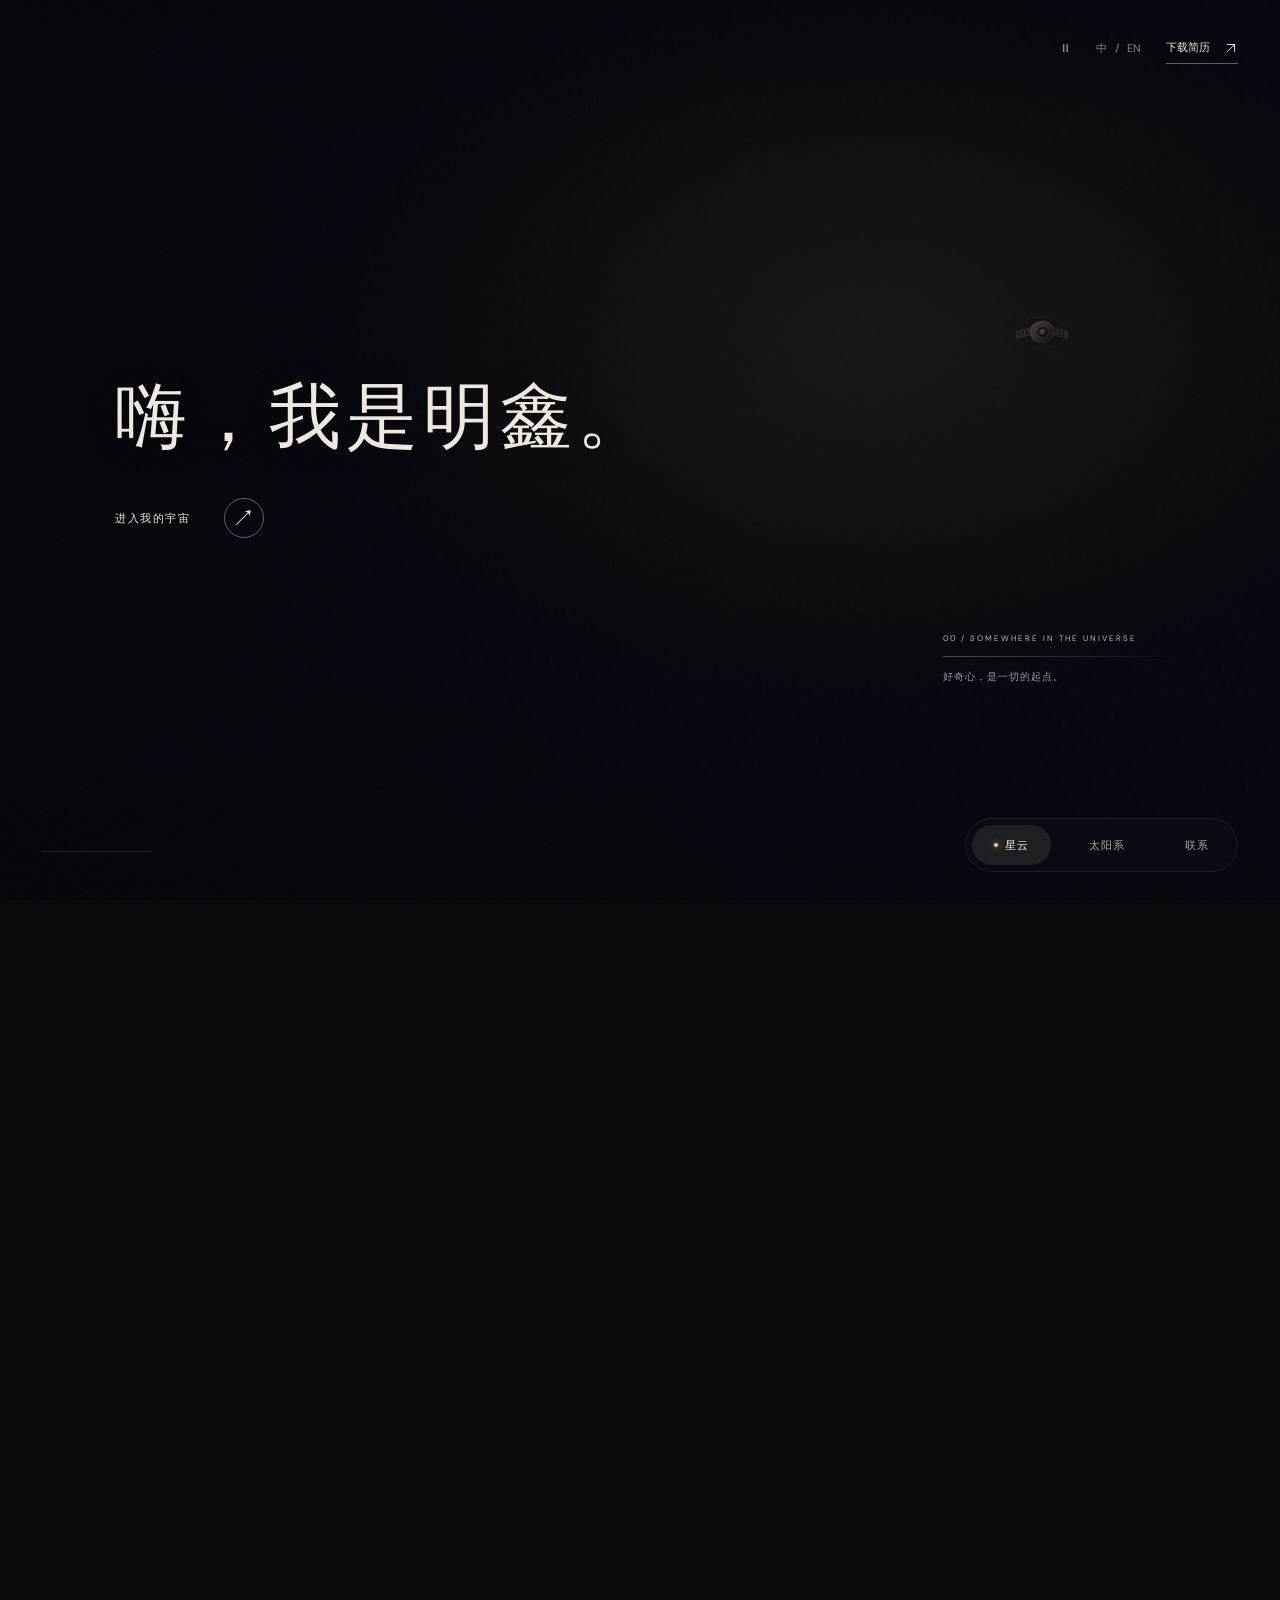
<file: website/index.html>
<!doctype html>
<html lang="zh-CN">
  <head>
    <meta charset="UTF-8" />
    <meta name="viewport" content="width=device-width, initial-scale=1.0" />
    <meta name="theme-color" content="#08090c" />
    <meta name="description" content="个人作品集 / Personal portfolio" />
    <title>明鑫 · 创意宇宙</title>
    <link rel="icon" type="image/svg+xml" href="./favicon.svg" />
    <script type="module" crossorigin src="./assets/index-CoXE20mS.js"></script>
    <link rel="modulepreload" crossorigin href="./assets/motion-xgxdCp6f.js">
    <link rel="modulepreload" crossorigin href="./assets/three-CeW_c7JB.js">
    <link rel="stylesheet" crossorigin href="./assets/index-Cu3hywSE.css">
  </head>
  <body>
    <a class="skip-link" href="#work">跳转到作品 / Skip to work</a>
    <div id="app"><p class="loading">明鑫 / CONTENT & CREATIVITY</p></div>
    <dialog id="project-dialog" aria-label="项目详情 / Project details"></dialog>
    <div id="toasts" aria-live="polite" role="status"></div>
  </body>
</html>
</file>
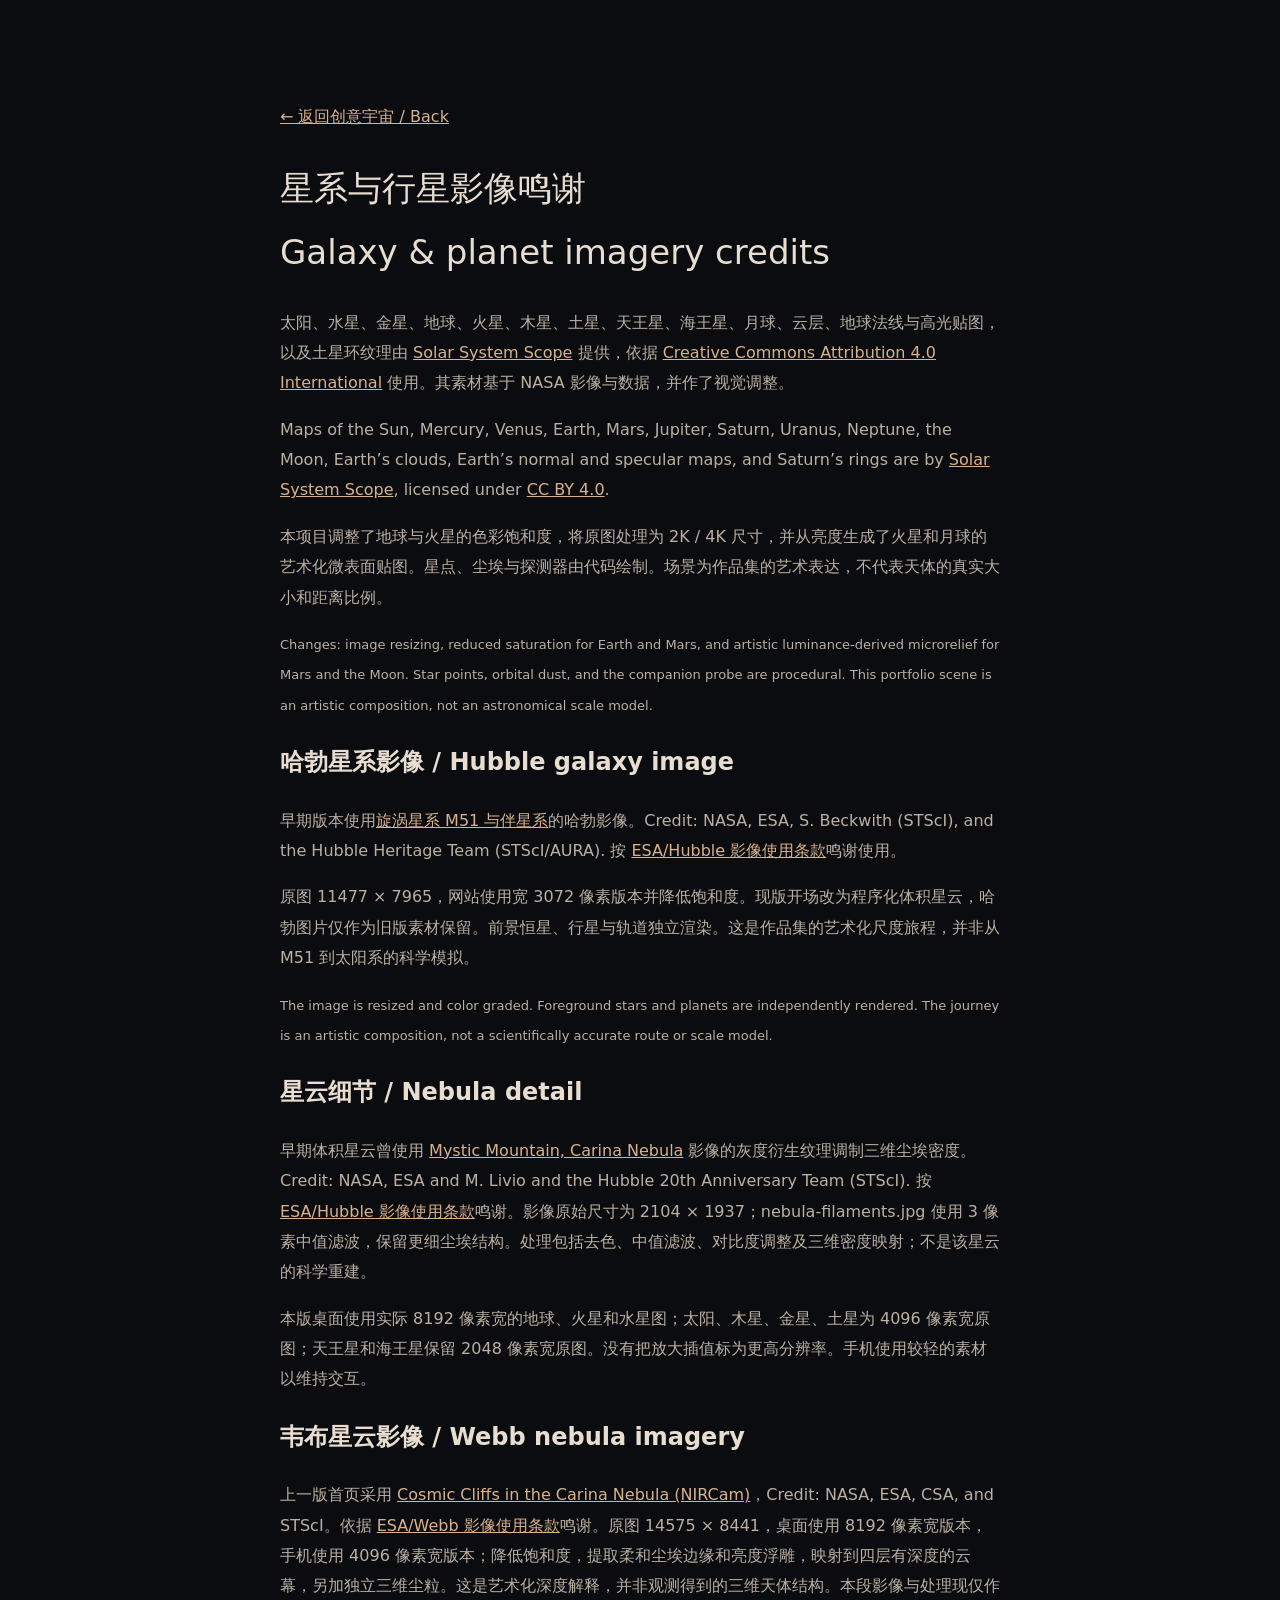
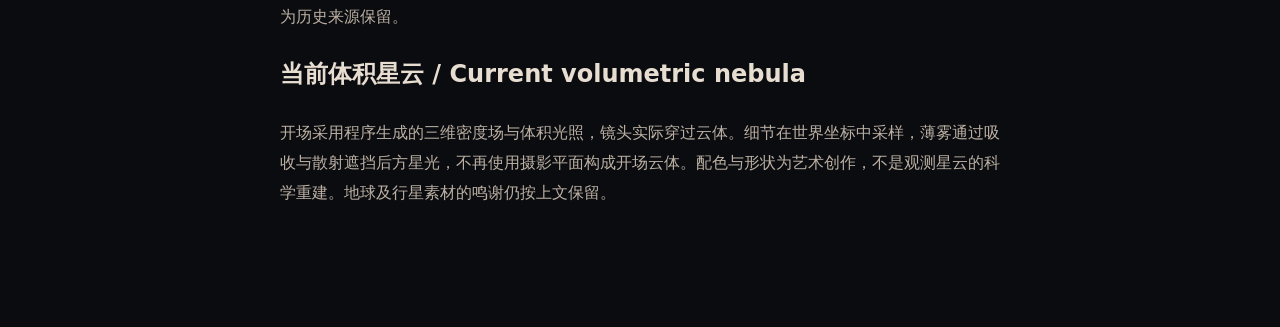
<file: website/scene-credits.html>
<!doctype html><html lang="zh-CN"><head><meta charset="utf-8"><meta name="viewport" content="width=device-width,initial-scale=1"><title>星系与行星影像鸣谢 · Galaxy & planet imagery credits</title><style>body{background:#0b0c10;color:#e7ddd0;font:16px/1.9 system-ui,sans-serif;margin:0;padding:8vw}main{max-width:720px;margin:auto}h1{font-weight:400;font-size:34px}a{color:#d8b28d}p{color:#bbb0a3}small{font-size:13px}</style></head><body><main><a href="./#work">← 返回创意宇宙 / Back</a><h1>星系与行星影像鸣谢<br>Galaxy & planet imagery credits</h1><p>太阳、水星、金星、地球、火星、木星、土星、天王星、海王星、月球、云层、地球法线与高光贴图，以及土星环纹理由 <a href="https://www.solarsystemscope.com/textures/">Solar System Scope</a> 提供，依据 <a href="https://creativecommons.org/licenses/by/4.0/">Creative Commons Attribution 4.0 International</a> 使用。其素材基于 NASA 影像与数据，并作了视觉调整。</p><p>Maps of the Sun, Mercury, Venus, Earth, Mars, Jupiter, Saturn, Uranus, Neptune, the Moon, Earth’s clouds, Earth’s normal and specular maps, and Saturn’s rings are by <a href="https://www.solarsystemscope.com/textures/">Solar System Scope</a>, licensed under <a href="https://creativecommons.org/licenses/by/4.0/">CC BY 4.0</a>.</p><p>本项目调整了地球与火星的色彩饱和度，将原图处理为 2K / 4K 尺寸，并从亮度生成了火星和月球的艺术化微表面贴图。星点、尘埃与探测器由代码绘制。场景为作品集的艺术表达，不代表天体的真实大小和距离比例。</p><p><small>Changes: image resizing, reduced saturation for Earth and Mars, and artistic luminance-derived microrelief for Mars and the Moon. Star points, orbital dust, and the companion probe are procedural. This portfolio scene is an artistic composition, not an astronomical scale model.</small></p><h2>哈勃星系影像 / Hubble galaxy image</h2><p>早期版本使用<a href="https://esahubble.org/images/heic0506a/">旋涡星系 M51 与伴星系</a>的哈勃影像。Credit: NASA, ESA, S. Beckwith (STScI), and the Hubble Heritage Team (STScI/AURA). 按 <a href="https://esahubble.org/copyright/">ESA/Hubble 影像使用条款</a>鸣谢使用。</p><p>原图 11477 × 7965，网站使用宽 3072 像素版本并降低饱和度。现版开场改为程序化体积星云，哈勃图片仅作为旧版素材保留。前景恒星、行星与轨道独立渲染。这是作品集的艺术化尺度旅程，并非从 M51 到太阳系的科学模拟。</p><p><small>The image is resized and color graded. Foreground stars and planets are independently rendered. The journey is an artistic composition, not a scientifically accurate route or scale model.</small></p><h2>星云细节 / Nebula detail</h2><p>早期体积星云曾使用 <a href="https://esahubble.org/images/heic1007a/">Mystic Mountain, Carina Nebula</a> 影像的灰度衍生纹理调制三维尘埃密度。Credit: NASA, ESA and M. Livio and the Hubble 20th Anniversary Team (STScI). 按 <a href="https://esahubble.org/copyright/">ESA/Hubble 影像使用条款</a>鸣谢。影像原始尺寸为 2104 × 1937；nebula-filaments.jpg 使用 3 像素中值滤波，保留更细尘埃结构。处理包括去色、中值滤波、对比度调整及三维密度映射；不是该星云的科学重建。</p><p>本版桌面使用实际 8192 像素宽的地球、火星和水星图；太阳、木星、金星、土星为 4096 像素宽原图；天王星和海王星保留 2048 像素宽原图。没有把放大插值标为更高分辨率。手机使用较轻的素材以维持交互。</p><h2>韦布星云影像 / Webb nebula imagery</h2><p>上一版首页采用 <a href="https://esawebb.org/images/weic2205a/">Cosmic Cliffs in the Carina Nebula (NIRCam)</a>，Credit: NASA, ESA, CSA, and STScI。依据 <a href="https://esawebb.org/copyright/">ESA/Webb 影像使用条款</a>鸣谢。原图 14575 × 8441，桌面使用 8192 像素宽版本，手机使用 4096 像素宽版本；降低饱和度，提取柔和尘埃边缘和亮度浮雕，映射到四层有深度的云幕，另加独立三维尘粒。这是艺术化深度解释，并非观测得到的三维天体结构。本段影像与处理现仅作为历史来源保留。</p><h2>当前体积星云 / Current volumetric nebula</h2><p>开场采用程序生成的三维密度场与体积光照，镜头实际穿过云体。细节在世界坐标中采样，薄雾通过吸收与散射遮挡后方星光，不再使用摄影平面构成开场云体。配色与形状为艺术创作，不是观测星云的科学重建。地球及行星素材的鸣谢仍按上文保留。</p></main></body></html>
</file>
<file: website/assets/index-Cu3hywSE.css>
@font-face{font-family:DM Sans;font-style:normal;font-weight:400 700;font-display:swap;src:url(../fonts/dm-sans-latin.woff2) format("woff2")}@font-face{font-family:Manrope;font-style:normal;font-weight:400 800;font-display:swap;src:url(../fonts/manrope-latin.woff2) format("woff2")}:root{font-family:DM Sans,Microsoft YaHei,PingFang SC,sans-serif;color:#253a30;background:#f6f7f2;font-synthesis:none;--green:#284f3c;--ink:#253a30;--muted:#7a827b;--line:#dfe3d9;--lime:#deedbb;--paper:#f6f7f2;--display:"Manrope","Microsoft YaHei","PingFang SC",sans-serif}*{box-sizing:border-box}html{scroll-behavior:smooth;scroll-padding-top:36px}body{margin:0}button,input,textarea,select{font:inherit}button,a,input,textarea,select{-webkit-tap-highlight-color:transparent}button,a{touch-action:manipulation}button{color:inherit;cursor:pointer}a{color:inherit;text-decoration:none}button{border:0;background:none}button:disabled{cursor:not-allowed;opacity:.4}button:focus-visible,a:focus-visible,label[role=button]:focus-visible{outline:3px solid #86a05c;outline-offset:5px}input:focus-visible,textarea:focus-visible,select:focus-visible{outline:2px solid #6e8a55;outline-offset:2px}img,video{display:block;max-width:100%}h1,h2,h3,h4,p{margin:0}::selection{background:#daeab2;color:#234731}.wrap{width:min(1240px,calc(100% - 112px));margin-inline:auto}.icon{width:20px;height:20px;flex:none;vertical-align:middle}.eyebrow{font-size:10px;letter-spacing:1.8px;font-weight:600}.skip-link{position:fixed;left:20px;top:-100px;padding:12px 20px;background:var(--green);color:#fff;z-index:300}.skip-link:focus{top:10px}.loading,.load-error{max-width:600px;margin:20vh auto;padding:30px}.load-error p{margin:20px 0}.site-header{height:109px;border-bottom:1px solid var(--line);display:flex;align-items:center;justify-content:space-between;gap:30px}.identity{display:flex;gap:13px;align-items:center}.monogram{position:relative;width:43px;height:43px;display:flex;align-items:center;justify-content:center;font-family:var(--display);font-size:43px;line-height:1;font-weight:800;letter-spacing:-7px;background:var(--green);color:var(--paper);border-radius:12px;padding-right:9px;padding-bottom:5px}.monogram>span{font-size:19px;position:absolute;right:3px;top:2px;color:var(--lime);letter-spacing:0}.identity-text{font-size:17px;font-weight:600;letter-spacing:1px}.identity-text small{display:block;font-size:7px;letter-spacing:1.4px;margin-top:4px;font-weight:600}.site-header nav{display:flex;gap:33px;align-items:center;font-size:12px;margin-left:65px}.site-header nav a{position:relative}.site-header nav a:after{content:"";position:absolute;left:0;right:100%;bottom:-6px;height:1px;background:var(--green);transition:right .2s}.site-header nav a:hover:after{right:0}.nav-right{display:flex;align-items:center;gap:30px}.language-button{display:flex;align-items:center;gap:8px;font-size:11px;padding:8px 0}.language-button .icon{width:15px;height:15px;margin-right:3px}.language-button span{opacity:.45}.language-button span.selected{opacity:1;font-weight:700}.language-divider{margin-inline:1px}.nav-contact{display:flex;align-items:center;gap:20px;font-size:11px;border:1px solid #bec9ba;border-radius:5px;padding:11px 16px}.nav-contact .icon{width:15px;height:15px}.hero{position:relative;display:grid;grid-template-columns:1.14fr 1fr;align-items:center;gap:10px;padding-top:65px;padding-bottom:66px;min-height:610px}.availability{font-size:10px;letter-spacing:.25px;display:inline-flex;gap:8px;align-items:center;border:1px solid #d9e0cf;border-radius:20px;padding:7px 12px;background:#f0f3e8}.status-dot{width:6px;height:6px;display:inline-block;flex:none;border-radius:50%;background:#6a8c49;box-shadow:0 0 0 3px #6a8c4912}.hero-copy>.eyebrow{margin-top:27px;color:#73806d;font-size:9px;letter-spacing:1.7px}.hero h1{font-family:var(--display);font-size:clamp(42px,4.6vw,65px);line-height:1.42;letter-spacing:-2.4px;font-weight:750;margin-top:14px;color:#284b37}.hero-intro{font-size:12px;line-height:2.1;color:#788075;margin-top:21px;max-width:450px}.hero-actions{display:flex;align-items:center;gap:26px;margin-top:29px}.button{display:inline-flex;justify-content:center;align-items:center;gap:24px;padding:14px 23px;border-radius:5px;font-size:12px;font-weight:500;min-height:46px;border:1px solid transparent;transition:background .2s,transform .2s}.button.primary{background:var(--green);color:#f6f7f2}.button.primary:hover{background:#356448;transform:translateY(-2px)}.button .icon{width:17px;height:17px}.resume-link{display:inline-flex;align-items:center;gap:7px;font-size:11px}.resume-link .icon{width:14px;height:14px}.hero-location{display:flex;align-items:center;gap:7px;font-size:9px;color:#8b9387;margin-top:36px}.tiny-compass{font-size:15px;color:#78866d}.location-line{height:12px;width:1px;background:#d7ddd0;margin-inline:5px}.hero-art{height:450px;position:relative;margin-left:20px}.hero-orbit{position:absolute;width:360px;height:360px;border-radius:50%;border:1px dashed #cbd4be;top:47px;left:70px;transform:rotate(-18deg)}.orbit-text{position:absolute;font-size:8px;letter-spacing:2px;top:35px;left:80px;transform:rotate(-8deg);color:#919c82}.hero-main-card{position:absolute;width:300px;height:330px;top:67px;left:82px;border-radius:7px;background:#fff;transform:rotate(-7deg);box-shadow:0 15px 25px #3e513016,0 2px 5px #3e513010;padding:9px;z-index:2}.hero-main-card>.art{height:270px;border-radius:3px}.hero-main-card .art-top{font-size:6px;left:16px;top:16px}.hero-main-card .hipo-word{font-size:84px;left:30px;top:59px;line-height:.85}.hero-main-card .hipo-pill{left:30px;bottom:22px;font-size:8px;padding:5px 10px}.hero-main-card .visual-note{font-size:5px;right:10px;bottom:8px}.hero-main-card .spark-one{font-size:46px;right:17px;top:59px}.hero-main-card .spark-two{font-size:18px;right:28px;bottom:43px}.hero-card-footer{font-size:6px;letter-spacing:1.5px;display:flex;justify-content:space-between;align-items:center;padding:13px 5px}.hero-card-footer .icon{width:14px;height:14px}.mini-card{position:absolute;width:150px;height:183px;background:#353b32;border:5px solid #fff;color:#eceddf;top:38px;right:3px;z-index:1;transform:rotate(13deg);border-radius:6px;box-shadow:0 12px 25px #34462810;overflow:hidden}.music-mini>span:first-child{position:absolute;left:10px;top:9px;font-size:6px;letter-spacing:1.7px}.music-mini>strong{font-family:var(--display);font-weight:500;position:absolute;left:12px;bottom:13px;font-size:20px;line-height:1.1;letter-spacing:-.8px}.mini-record{width:115px;height:115px;position:absolute;right:-22px;top:11px;border-radius:50%;background:repeating-radial-gradient(circle,#292d26 0px 2px,#4c5245 3px,#292d26 4px);border:1px solid #737a64}.mini-record:after{content:"";position:absolute;inset:40px;background:#e9b989;border-radius:50%;border:10px solid #d6d7a4}.mini-play{position:absolute;right:14px;bottom:12px}.mini-play .icon{width:14px;height:14px}.idea-note{position:absolute;background:#e8edcf;width:172px;height:167px;right:-2px;bottom:15px;z-index:3;transform:rotate(8deg);padding:23px 18px;box-shadow:2px 10px 15px #45522d12}.note-pin{position:absolute;width:45px;height:18px;background:#d7ddc48c;top:-8px;left:56px;transform:rotate(-5deg)}.note-overline{display:block;font-size:6px;letter-spacing:1.6px;color:#7f886c}.idea-note strong{font-size:15px;line-height:1.7;font-weight:500;display:block;margin-top:15px}.note-underline{display:block;width:85px;border-top:2px solid #6f8c46;transform:rotate(-3deg);margin-top:3px}.note-spark{position:absolute;bottom:15px;right:17px;font-size:33px;color:#64814a}.craft-label{position:absolute;left:64px;bottom:3px;font-size:8px;letter-spacing:.5px;color:#727f67;transform:rotate(-6deg)}.craft-label>span{font-size:20px;vertical-align:middle;margin-right:7px}.metrics{display:flex;align-items:center;justify-content:space-between;padding:31px 0;border-top:1px solid var(--line);border-bottom:1px solid var(--line);gap:30px}.metrics-intro{width:35%}.metrics-intro .eyebrow{font-size:8px;letter-spacing:1.4px;color:#8a9581;display:block}.metrics-intro strong{font-size:16px;display:block;letter-spacing:.3px;font-weight:500;margin-top:8px}.metrics-intro small{font-size:8px;display:block;color:#92988b;margin-top:9px;line-height:1.7}.metrics-values{display:flex;align-items:center;justify-content:space-between;gap:35px;flex:1}.metric{padding-right:15px;min-width:110px}.metric strong{display:block;font-family:var(--display);font-size:34px;letter-spacing:-1px;font-weight:650;white-space:nowrap}.metric span{font-size:10px;color:#7f8778;display:block;margin-top:6px}.section-space{padding-top:90px;padding-bottom:90px}.section-heading{display:flex;justify-content:space-between;align-items:end;gap:20px}.section-heading .eyebrow,.about-copy .eyebrow{color:#929d85;font-size:8px;letter-spacing:1.5px}.section-heading h2,.about-copy h2{font-family:var(--display);font-size:31px;font-weight:600;line-height:1.5;letter-spacing:-.9px;margin-top:11px}.section-aside{font-size:10px;color:#8d9685;margin-bottom:6px}.work-toolbar{margin-top:31px;display:flex;align-items:center;justify-content:space-between;margin-bottom:26px}.filters{display:flex;gap:8px;align-items:center;flex-wrap:wrap}.filter{font-size:10px;padding:9px 15px;border-radius:5px;border:1px solid transparent;color:#85907c;display:flex;gap:7px;align-items:center}.filter.active{color:var(--green);background:#e8eddf;border-color:#dbe4cd}.filter sup{font-size:8px;opacity:.6}.work-hint{display:flex;align-items:center;gap:13px;font-size:9px;color:#969e8f}.work-hint .icon{width:13px;height:13px}.project-grid{display:grid;grid-template-columns:1fr 1fr;column-gap:30px;row-gap:42px}.project-card:last-child:nth-child(odd){grid-column:1 / -1;display:grid;grid-template-columns:1fr}.project-card:last-child:nth-child(odd) .project-open{display:grid;grid-template-columns:1fr 1fr;column-gap:30px;align-items:start}.project-card:last-child:nth-child(odd) .project-visual{grid-row:1 / 5;aspect-ratio:1.9}.project-card:last-child:nth-child(odd) .project-meta{margin-top:28px}.project-card:last-child:nth-child(odd) h3{align-self:end;font-size:23px;max-width:430px;margin-top:20px}.project-card:last-child:nth-child(odd) p{align-self:start;line-height:1.9;max-width:370px;margin-top:8px}.project-open{width:100%;text-align:left;padding:0}.project-visual{aspect-ratio:1.66;position:relative;border-radius:7px;overflow:hidden;background:#e6eadc}.project-cover{width:100%;height:100%;object-fit:cover}.project-open-icon{position:absolute;right:16px;bottom:16px;width:31px;height:31px;border-radius:50%;background:#f9faf0f0;display:flex;justify-content:center;align-items:center;transition:transform .3s}.project-open-icon .icon{width:15px;height:15px}.project-open:hover .project-open-icon{transform:rotate(45deg)}.project-open .art,.project-cover{transition:transform .5s}.project-open:hover .art,.project-open:hover .project-cover{transform:scale(1.025)}.project-meta{display:flex;justify-content:space-between;font-size:8px;color:#909985;letter-spacing:.2px;margin-top:19px;gap:10px}.project-card h3{font-size:16px;font-weight:550;margin-top:9px;line-height:1.6}.project-card p{font-size:10px;color:#818d77;margin-top:7px;line-height:1.9}.video-indicator{position:absolute;left:15px;bottom:15px;border-radius:20px;background:#fffdf5ee;font-size:8px;display:flex;gap:5px;align-items:center;padding:5px 10px;letter-spacing:1px}.video-indicator .icon{width:11px;height:11px}.art{height:100%;width:100%;position:relative;overflow:hidden}.art-hipo{background:#cddf9c;color:#284b32}.art-top{position:absolute;top:26px;left:28px;font-size:7px;letter-spacing:1.9px}.hipo-word{font-family:var(--display);font-size:99px;font-weight:800;letter-spacing:-7px;line-height:.82;position:absolute;left:52px;top:65px}.hipo-word>span{display:block;position:relative}.word-dot{font-size:38px;position:absolute;right:-30px;bottom:-4px}.hipo-pill{position:absolute;bottom:30px;left:52px;border:1px solid #65855269;font-size:9px;letter-spacing:.2px;border-radius:20px;padding:6px 12px;display:flex;gap:5px;align-items:center}.hipo-pill .icon{width:12px;height:12px}.art-spark{position:absolute}.spark-one{font-size:80px;right:56px;top:67px;transform:rotate(15deg);color:#edf2d9}.spark-two{font-size:32px;right:91px;bottom:49px;transform:rotate(12deg)}.visual-note{position:absolute;bottom:12px;right:14px;font-size:6px;letter-spacing:.3px;opacity:.55}.art-snap{background:#e5e2ee;color:#424137}.snap-logo{position:absolute;left:27px;top:25px;font-family:var(--display);font-size:23px;font-weight:800;letter-spacing:-1.5px}.snap-logo span{font-size:22px;color:#7d728d;margin-left:4px}.snap-form{position:absolute;width:234px;left:54px;top:77px;padding:14px 20px 20px;transform:rotate(-5deg);background:#fcfcf9;border-radius:6px;box-shadow:0 6px 20px #3d344517}.form-dots{display:flex;gap:3px;margin-bottom:13px}.form-dots i{width:4px;height:4px;border-radius:50%;background:#cfcdd6}.form-heading{font-size:10px;font-weight:600}.fake-input{border:1px solid #e5e5df;background:#f7f8f4;border-radius:3px;margin-top:8px;padding:6px 8px}.fake-input span{font-size:6px;display:block;color:#a0a394}.fake-input b{font-size:8px;font-weight:500;display:flex;justify-content:space-between;margin-top:3px}.fake-input .icon{width:9px;height:9px;color:#7c935f}.fill-button{display:flex;justify-content:space-between;font-size:7px;color:#fff;background:#3f5941;padding:8px;margin-top:9px;border-radius:3px}.fill-button .icon{width:10px;height:10px}.snap-sticker{font-family:var(--display);font-size:22px;line-height:1.2;font-weight:600;position:absolute;right:29px;top:100px;transform:rotate(8deg);color:#776c89;letter-spacing:-.8px}.art-music{background:#30362d;color:#e7e7cd}.music-label{position:absolute;top:24px;left:25px;font-size:6px;letter-spacing:1.6px;line-height:1.5;color:#bfc3ad}.music-lines{position:absolute;inset:0;background:repeating-linear-gradient(90deg,transparent 0px,transparent 50px,#b9c2a409 51px)}.music-type{font-family:var(--display);font-size:48px;font-weight:800;letter-spacing:-3px;line-height:.95;position:absolute;left:25px;top:68px;z-index:2}.music-type>span{display:block;color:#dfb794}.record{position:absolute;width:225px;height:225px;right:-40px;top:9px;border-radius:50%;background:repeating-radial-gradient(circle,#252a22 0px 2px,#4a5141 3px,#252a22 4px);border:1px solid #6a7359;box-shadow:0 0 0 15px #ffffff03}.record-core{position:absolute;inset:77px;border-radius:50%;background:#dfb794;display:flex;align-items:center;justify-content:center;text-align:center;font-size:9px;color:#475139;font-weight:600;line-height:1.6;border:16px solid #d3d2ab}.music-caption{position:absolute;bottom:23px;left:25px;font-size:6px;letter-spacing:1.4px;color:#acb298}.art-custom{background:#e3e9d9;color:#315139;padding:35px}.art-custom>span:first-child{font-size:8px;letter-spacing:2px}.art-custom strong{font-size:36px;display:block;max-width:75%;margin-top:45px;position:relative;z-index:2;overflow-wrap:anywhere}.custom-star{position:absolute;right:20px;bottom:10px;font-size:170px;color:#c7d6b1}.empty-projects{grid-column:1/-1;padding:50px;border:1px dashed var(--line);color:var(--muted)}.about-section{padding:68px 0;background:#edf0e6}.about-grid{display:grid;grid-template-columns:.85fr 1.15fr;gap:100px;align-items:center}.about-graphic{height:340px;background:#e3e8d6;position:relative;overflow:hidden;border-radius:5px}.about-label{font-size:8px;letter-spacing:1.6px;position:absolute;top:23px;left:24px;color:#8d987c}.about-star{position:absolute;font-family:serif;font-size:200px;left:36px;top:23px;transform:rotate(-7deg);color:#4d6a3f}.about-note{position:absolute;font-family:var(--display);font-size:24px;font-weight:500;line-height:1.2;letter-spacing:-.9px;left:33px;bottom:58px;z-index:1}.about-stamp{position:absolute;right:30px;bottom:90px;border:1px solid #8a9e73;border-radius:50%;width:91px;height:91px;transform:rotate(12deg);display:flex;align-items:center;justify-content:center;text-align:center;font-size:11px;line-height:1.8;color:#71875b;background:#e9eddf}.about-bottom{position:absolute;bottom:24px;left:25px;font-size:6px;letter-spacing:1px;color:#8c977d}.about-copy h2{font-size:29px;margin-top:16px}.body-copy{font-size:11px;color:#7a8670;line-height:2.15;margin-top:19px}.skill-tags{display:flex;flex-wrap:wrap;gap:7px;margin-top:25px}.skill-tags>span{font-size:9px;border:1px solid #d5deca;border-radius:3px;padding:6px 10px;color:#738265}.education{margin-top:25px;padding-top:19px;border-top:1px solid #d7dece;display:flex;align-items:center;gap:12px;font-size:9px;line-height:1.9;color:#7d8974}.education .icon{width:17px;height:17px;color:#899a78}.experience-section{padding-top:85px;padding-bottom:94px}.experience-list{margin-top:34px}.experience-row{padding:25px 0;border-top:1px solid var(--line);display:grid;grid-template-columns:55px 1fr 1.1fr 30px;gap:20px;align-items:center}.experience-row:last-child{border-bottom:1px solid var(--line)}.experience-index{font-family:var(--display);font-size:10px;color:#a0ab93}.experience-row h3{font-size:14px;font-weight:550;line-height:1.7}.experience-period{font-size:9px;display:block;color:#929c87;margin-top:3px}.experience-detail h4{font-size:11px;font-weight:500}.experience-detail p{font-size:10px;color:#929a87;line-height:1.8;margin-top:5px}.experience-end{font-size:19px;color:#859578;text-align:right}.contact-section{background:#e8eddc;padding:68px 0 72px;position:relative;overflow:hidden}.contact-inner{display:grid;grid-template-columns:1.5fr 1fr;gap:30px;align-items:center}.contact-main>.availability{background:#e1e8d4;border-color:#d4dec4;font-size:9px}.contact-main h2{position:relative;font-family:var(--display);font-size:47px;line-height:1.4;font-weight:650;letter-spacing:-1.5px;margin-top:23px;width:fit-content}.contact-star{position:absolute;right:-70px;top:-7px;font-size:65px;color:#809767;transform:rotate(8deg)}.contact-main>p{font-size:11px;color:#839171;line-height:1.9;margin-top:17px}.contact-email{display:inline-flex;align-items:center;gap:38px;font-family:var(--display);font-size:21px;font-weight:500;border-bottom:1px solid #9eae8e;padding-bottom:9px;margin-top:22px;letter-spacing:-.3px}.contact-email .icon{width:20px;height:20px}.contact-note{display:flex;flex-direction:column;align-items:center;transform:rotate(7deg);padding-top:20px}.contact-note>span:first-child{font-size:9px;letter-spacing:1px;color:#8d9b7a}.contact-note>span:last-child{font-size:6px;letter-spacing:2px;color:#91a080;margin-top:15px}.envelope{width:190px;height:150px;margin-top:18px;display:flex;justify-content:center;align-items:center;background:#eff2e8;box-shadow:0 7px 15px #5262400a;border:1px solid #d8dfcb;transform:rotate(-5deg);position:relative}.envelope:after{content:"✳";position:absolute;right:12px;top:10px;color:#8aa36e;border:1px dashed #becbab;width:30px;height:35px;display:grid;place-items:center;font-size:25px}.envelope .icon{width:70px;height:70px;stroke-width:.65;color:#b8c5a5}.site-footer{min-height:100px;display:flex;justify-content:space-between;align-items:center;gap:20px;font-size:8px;color:#959e8e}.footer-brand{font-size:13px;font-weight:600;color:var(--ink);display:flex;align-items:center;gap:15px}.footer-brand span{font-size:6px;letter-spacing:1.3px;color:#8f9a83}.site-footer>a:last-child{font-size:9px}.edit-site{position:fixed;bottom:20px;right:22px;z-index:20;display:flex;align-items:center;gap:9px;background:#fffdf6;color:#38543b;padding:12px 17px;border:1px solid #d7dfcb;border-radius:30px;font-size:11px;box-shadow:0 4px 20px #1d2e2520}.edit-site .icon{width:15px;height:15px}.edit-site>span{width:5px;height:5px;border-radius:50%;background:#8b9f5c;margin-left:5px}#toasts{position:fixed;bottom:25px;left:50%;transform:translate(-50%);z-index:200;display:flex;flex-direction:column;gap:10px;width:max-content;max-width:calc(100vw - 30px);pointer-events:none}.toast{padding:14px 22px;border-radius:7px;background:#294b38;color:#fff;font-size:12px;line-height:1.8;box-shadow:0 5px 25px #0002;animation:toast-in .25s ease}.toast.error{background:#7c4038}@keyframes toast-in{0%{transform:translateY(10px);opacity:0}to{transform:none;opacity:1}}.modal-open{overflow:hidden}.icon-button{display:inline-flex;align-items:center;justify-content:center;padding:8px;flex:none;border-radius:5px}.icon-button:hover{background:#e6eadf}.icon-button .icon{width:17px;height:17px}dialog::backdrop{background:#1b2b246b;backdrop-filter:blur(5px)}#project-dialog{padding:0;background:var(--paper);border:0;border-radius:10px;max-height:90dvh;width:min(780px,calc(100% - 30px));max-width:780px;color:var(--ink);overscroll-behavior:contain}#project-dialog .dialog-close{position:sticky;float:right;top:12px;margin-top:12px;margin-right:12px;margin-bottom:-48px;z-index:5;background:#fffff1e8;border-radius:50%;width:34px;height:34px}.detail-cover{height:290px;overflow:hidden}.detail-cover .hipo-word{left:19%;top:50px;font-size:117px}.detail-cover .hipo-pill{left:19%}.detail-cover .snap-form{left:25%;top:64px}.detail-cover .snap-sticker{right:18%}.detail-cover .music-type{left:10%;font-size:70px}.detail-cover .record{right:16%;width:270px;height:270px;top:15px}.detail-copy{padding:35px 45px 45px}.detail-copy>.eyebrow{color:#839273;font-size:8px;letter-spacing:1px}.detail-copy h2{font-size:27px;margin-top:12px;line-height:1.6;font-weight:600}.detail-summary{font-size:13px;line-height:1.9;color:#829174;margin-top:11px}.detail-role{padding:20px 0;margin:23px 0;border-block:1px solid var(--line);display:grid;grid-template-columns:110px 1fr;align-items:start;font-size:11px;line-height:1.8}.detail-role>span{font-size:9px;letter-spacing:1px;color:#8d9980}.detail-section{margin-bottom:25px}.detail-section h3{font-size:15px;font-weight:600;margin-bottom:11px}.detail-section>p{font-size:12px;color:#7c8972;line-height:2;white-space:normal}.media-gallery{display:grid;gap:20px}.media-gallery figure{margin:0}.media-gallery img,.media-gallery video{width:100%;max-height:650px;object-fit:contain;border-radius:5px;background:#e5e9df}.media-gallery figcaption{font-size:9px;color:#859377;margin-top:8px;overflow-wrap:anywhere}.attachment-link{display:flex;align-items:center;gap:12px;padding:15px 20px;background:#e8eddf;border-radius:5px;font-size:12px}.attachment-link .icon:last-child{margin-left:auto}.editor-dialog{padding:0;border:1px solid #d8dfce;border-radius:11px;background:#f8f9f4;color:var(--ink);width:min(1120px,calc(100% - 50px));height:min(850px,calc(100dvh - 60px));max-width:none;max-height:none;overflow:hidden}.editor-shell{display:grid;grid-template-columns:215px 1fr;height:100%}.editor-sidebar{background:#edf0e5;padding:29px 20px 20px;border-right:1px solid #dfe5d5;display:flex;flex-direction:column}.editor-brand{display:flex;align-items:center;gap:12px;font-size:13px;font-weight:600;white-space:nowrap}.editor-brand .monogram{width:36px;height:36px;font-size:35px;border-radius:10px}.editor-brand .monogram>span{font-size:16px}.editor-brand small{display:block;font-size:7px;letter-spacing:1.7px;margin-top:5px;font-weight:400;color:#8b967e}.editor-nav{display:flex;flex-direction:column;margin-top:36px;gap:7px}.editor-nav button{display:flex;align-items:center;gap:12px;text-align:left;padding:13px 14px;font-size:11px;border-radius:6px;color:#8a967c;white-space:nowrap}.editor-nav button.active{background:#dfe8cf;color:#385634}.editor-nav button>.icon:first-child{width:16px;height:16px}.editor-nav button>.icon:last-child{margin-left:auto;width:12px;height:12px;opacity:0}.editor-nav button.active>.icon:last-child{opacity:1}.editor-sidebar-note{margin-top:auto;font-size:10px;color:#728462;padding:20px 11px 2px}.editor-sidebar-note .status-dot{width:5px;height:5px;margin-right:5px}.editor-sidebar-note p{font-size:9px;color:#9aa58d;line-height:1.9;margin-top:8px;margin-left:15px}.editor-main{height:100%;min-height:0;min-width:0;display:flex;flex-direction:column;position:relative}.editor-topbar{height:72px;display:flex;justify-content:space-between;align-items:center;padding:0 34px;border-bottom:1px solid #e3e7da;flex:none;gap:10px}.editor-language{display:flex;background:#edf0e7;padding:4px;border-radius:5px;gap:4px}.editor-language button{font-size:10px;padding:7px 12px;border-radius:3px;color:#98a18d;white-space:nowrap}.editor-language button.active{background:#fffdf6;color:#405d3b;box-shadow:0 1px 5px #405d3b08}.editor-top-actions{display:flex;align-items:center;gap:20px}#save-state{font-size:9px;color:#8c9b7c}#save-state.unsaved{color:#b08b49}.editor-main form{overflow-y:auto;flex:1;min-height:0;overscroll-behavior:contain}.editor-page{padding:33px 44px 48px;max-width:800px;margin-inline:auto}.editor-page-heading{margin-bottom:27px}.editor-page-heading h2{font-size:24px;font-weight:550;letter-spacing:-.4px}.editor-page-heading p{font-size:11px;color:#929b87;line-height:1.9;margin-top:9px}.editor-field{display:flex;flex-direction:column;gap:8px;margin-bottom:20px;min-width:0}.editor-field>span,.field-label{font-size:11px;color:#5b6f4e;display:block}.editor-field input,.editor-field textarea,.editor-field select,.project-editor-picker select{width:100%;background:#fffefa;border:1px solid #dfe5d4;border-radius:5px;color:#4c6141;font-size:12px;padding:11px 12px;resize:vertical;line-height:1.8;min-width:0}.editor-field textarea{min-height:66px}.editor-field small{font-size:9px;color:#a3aa99;line-height:1.7}.editor-grid{display:grid;grid-template-columns:1fr 1fr;gap:16px}.editor-footer{border-top:1px solid #dfe6d3;background:#f3f5ed;padding:16px 30px;display:flex;justify-content:space-between;align-items:center;gap:15px;flex:none}.editor-footer>span{font-size:9px;color:#9aa58d}.editor-footer>div{display:flex;gap:10px}.editor-footer .button{padding:10px 17px;min-height:39px;font-size:11px;gap:8px}.small-button{display:inline-flex;align-items:center;justify-content:center;gap:7px;padding:9px 12px;border:1px solid #d5dfc9;background:#fafcf5;color:#5f7651;border-radius:5px;font-size:11px;line-height:1.5;cursor:pointer;white-space:nowrap}.small-button:hover{background:#e8efdd}.small-button .icon{width:15px;height:15px}.text-button{display:inline-flex;align-items:center;gap:4px;padding:5px 2px;font-size:10px}.text-button .icon{width:13px;height:13px}.danger-text{color:#ae7268}.editor-subheading{display:flex;align-items:center;gap:15px;border-top:1px solid var(--line);padding-top:25px;margin-top:30px;margin-bottom:17px}.editor-subheading h3{font-size:14px;font-weight:500}.editor-subheading>span{font-size:9px;color:#9aa58b}.metric-editor{display:grid;grid-template-columns:25px .7fr 1fr;gap:10px;align-items:center}.metric-editor>span{font-size:9px;color:#9ca78e}.metric-editor .editor-field{margin-bottom:15px}.project-editor-picker{display:flex;gap:10px;align-items:end;margin-bottom:18px}.project-editor-picker>label{flex:1;min-width:0}.project-editor-picker select{margin-top:8px}.project-editor-picker .small-button{height:45px}.project-order{display:flex;align-items:center;gap:14px;margin-bottom:25px;flex-wrap:wrap}.project-order>span{font-size:9px;color:#9aa58b;margin-right:auto}.cover-preview{height:190px;position:relative;border-radius:6px;overflow:hidden;background:#e8ecdf;margin-bottom:12px}.cover-preview img{width:100%;height:100%;object-fit:cover}.cover-preview button{position:absolute;bottom:10px;right:10px}.editor-notice{padding:14px 17px;background:#edf0e5;color:#8d9b7e;font-size:10px;line-height:1.9;border-radius:5px;margin-bottom:15px}.dropzone{display:flex;align-items:center;justify-content:center;flex-direction:column;padding:25px;border:1px dashed #becdaf;background:#f2f5e9;border-radius:6px;cursor:pointer;margin-bottom:18px;transition:background .15s}.dropzone:hover,.dropzone.drag-over{background:#e7efd9;border-color:#8ca671}.dropzone>.icon{color:#8da476;width:23px;height:23px;margin-bottom:12px}.dropzone strong{font-size:12px;font-weight:500;color:#627e4d}.dropzone>span{font-size:10px;color:#95a585;margin-top:7px}.dropzone>small{font-size:9px;color:#a3ae96;margin-top:8px}.editor-media-list{display:grid;gap:10px}.editor-media-item{display:flex;align-items:center;gap:12px;background:#eef2e5;padding:10px;border-radius:5px}.editor-media-item>img{width:46px;height:46px;object-fit:cover;border-radius:4px}.media-type-icon{width:46px;height:46px;background:#e3e9d8;display:grid;place-items:center;border-radius:4px;color:#82976b}.editor-media-item>div{min-width:0;flex:1}.editor-media-item strong{display:block;font-size:10px;white-space:nowrap;text-overflow:ellipsis;overflow:hidden;font-weight:500}.editor-media-item small{display:block;font-size:8px;margin-top:5px;color:#94a084}.experience-editor{border:1px solid #e0e6d6;border-radius:6px;padding:16px 20px 0;margin-bottom:20px;background:#f5f7ef}.experience-editor-header{display:flex;justify-content:space-between;align-items:center;margin-bottom:10px;font-size:10px;color:#91a180}.resume-card{display:flex;align-items:center;gap:18px;background:#ecf1e2;padding:24px;border-radius:6px;margin-bottom:20px}.resume-card>.icon{width:32px;height:32px;color:#8ea473}.resume-card>div{flex:1}.resume-card strong{font-size:14px;font-weight:500}.resume-card p{font-size:10px;color:#92a181;margin-top:7px;line-height:1.8}.editor-tip{padding:20px;background:#edf2e4;border:1px solid #dde7ce;border-radius:6px;margin-top:24px}.editor-tip strong{font-size:12px;font-weight:500}.editor-tip p{font-size:10px;line-height:2;color:#91a080;margin-top:7px}.backup-card{padding:24px;border:1px solid #dde6d1;background:#f3f6eb;border-radius:7px;position:relative;margin-bottom:16px}.backup-number{position:absolute;right:20px;top:16px;font-family:var(--display);font-size:24px;color:#d4dfc5}.backup-card h3{font-size:15px;font-weight:500;padding-right:35px}.backup-card p{font-size:11px;color:#94a083;line-height:2;margin-top:10px;margin-bottom:17px;max-width:90%}.backup-card .button{font-size:11px;gap:10px;min-height:39px;padding:10px 16px}.import-label{width:fit-content}#upload-progress{display:none;position:absolute;bottom:80px;left:25px;right:25px;padding:13px 18px;background:#2f503b;color:#fff;font-size:10px;border-radius:5px;line-height:1.8;overflow-wrap:anywhere;box-shadow:0 5px 20px #263a2920}#upload-progress.visible{display:block}html[lang=en] .hero h1{font-size:clamp(43px,4.6vw,65px);line-height:1.16;letter-spacing:-2.8px}html[lang=en] .hero-intro{max-width:410px;line-height:1.9;font-size:12px}html[lang=en] .hero-location{font-size:8px}html[lang=en] .section-heading h2{font-size:30px}html[lang=en] .contact-main h2{line-height:1.2}html[lang=en] .about-copy h2{line-height:1.35}html[lang=en] .project-card h3{font-size:17px}html[lang=en] .project-card:last-child:nth-child(odd) h3{font-size:22px}html[lang=en] .metric strong{font-size:37px}html[lang=en] .metric span,html[lang=en] .about-stamp{font-size:9px}@media(min-width:1500px){.hero{padding-block:85px;min-height:670px}.hero-art{margin-left:55px}.hero h1{font-size:68px}.hero-intro{font-size:13px}.hero-copy>.eyebrow{font-size:10px}.site-header{height:117px}.section-heading h2{font-size:34px}.project-visual{aspect-ratio:1.75}.hipo-word{font-size:115px;top:73px}.snap-form{width:250px;left:80px}.snap-sticker{right:40px;top:110px}.metrics{padding-block:35px}}@media(max-width:1100px){.wrap{width:calc(100% - 72px)}.site-header nav{margin-left:0;gap:23px}.nav-right{gap:20px}.hero{grid-template-columns:1.05fr 1fr}.hero h1{font-size:49px}.hero-art{margin-left:0;transform:scale(.9);transform-origin:center right}.hero-intro{font-size:11px}.hero-location{font-size:8px}.hero-main-card{left:42px}.hero-orbit{left:35px}.orbit-text{left:45px}.craft-label{left:35px}.metrics-intro{width:31%}.metrics-values{gap:15px}.metric strong{font-size:29px}.metric{min-width:90px;padding-right:0}.about-grid{gap:60px}.about-graphic{height:330px}.snap-sticker{font-size:17px;right:16px;top:116px}.snap-form{width:205px;left:32px}.hipo-word{left:32px;font-size:88px}.hipo-pill{left:32px;bottom:22px;font-size:8px}.spark-one{right:25px;font-size:70px}.spark-two{right:58px;bottom:35px}.art-top{left:25px;font-size:6px}.section-heading h2{font-size:27px}.section-aside{font-size:9px}.about-copy h2{font-size:27px}.about-stamp{right:18px;width:78px;height:78px;font-size:10px}.experience-row{grid-template-columns:35px 1fr 1.1fr 15px;gap:15px}.project-card:last-child:nth-child(odd) h3{font-size:20px}.hero-location .location-line,.hero-location .location-line~*{display:none}html[lang=en] .hero h1{font-size:49px}html[lang=en] .section-heading h2{font-size:25px}html[lang=en] .hero-location{font-size:7px}}@media(max-width:850px){.wrap{width:calc(100% - 48px)}.site-header{height:86px}.site-header nav{gap:18px;font-size:10px}.nav-contact{display:none}.hero{padding-top:50px;padding-bottom:45px;min-height:550px}.hero h1{font-size:43px}.hero-art{transform:scale(.77);transform-origin:center right;margin-left:-60px}.hero-copy{z-index:4}.hero-intro{max-width:340px}.hero-intro br{display:none}.hero-actions{gap:20px}.hero-actions .button{padding-inline:18px;gap:16px}.hero-location{flex-wrap:wrap;font-size:7px;max-width:300px;line-height:1.8}.metrics-intro{width:28%}.metrics-intro strong{font-size:13px}.metrics-intro small{font-size:7px}.metric strong{font-size:25px}.metric span{font-size:8px}.metrics-values{gap:15px}.metric{min-width:75px}.section-space{padding-block:65px}.section-heading h2{font-size:25px}.section-aside{display:none}.project-grid{gap:35px 20px}.project-visual{aspect-ratio:1.35}.hipo-word{font-size:78px;top:64px;left:27px}.hipo-pill{font-size:7px;left:27px;bottom:22px}.hipo-pill .icon{width:10px;height:10px}.spark-one{right:18px;font-size:55px;top:55px}.spark-two{font-size:25px;right:35px;bottom:40px}.art-top{top:22px;left:22px;font-size:5px;letter-spacing:1.3px}.snap-logo{font-size:21px;left:22px}.snap-form{width:192px;top:75px;left:22px}.snap-sticker{display:none}.project-card:last-child:nth-child(odd) .project-visual{aspect-ratio:1.35}.project-card:last-child:nth-child(odd) .project-meta{margin-top:12px}.project-card:last-child:nth-child(odd) h3{font-size:20px;margin-top:12px}.project-card:last-child:nth-child(odd) p{font-size:10px}.music-type{font-size:43px;top:65px}.record{right:-80px;top:30px}.about-section{padding-block:50px}.about-grid{gap:35px;grid-template-columns:.85fr 1.15fr}.about-copy h2{font-size:24px}.about-graphic{height:360px}.about-star{left:8px;top:33px;font-size:180px}.about-note{font-size:22px;left:23px;bottom:67px}.about-stamp{bottom:125px;right:18px;width:65px;height:65px;font-size:8px}.about-label{font-size:6px;left:23px}.about-bottom{font-size:5px;left:23px;letter-spacing:.4px}.body-copy{font-size:10px}.skill-tags{gap:5px;margin-top:16px}.skill-tags>span{font-size:8px;padding:5px 7px}.education{font-size:8px;margin-top:17px;padding-top:14px}.contact-main h2{font-size:40px}.contact-note{transform:scale(.86) rotate(7deg)}.contact-main>p{font-size:10px}.contact-star{font-size:50px;right:-50px}.contact-email{font-size:19px}.site-footer{min-height:110px;font-size:7px;gap:15px}.footer-brand span{display:none}.editor-dialog{width:calc(100% - 30px);height:calc(100dvh - 30px)}.editor-shell{grid-template-columns:175px 1fr}.editor-sidebar{padding-inline:12px}.editor-brand{gap:8px;font-size:11px}.editor-brand small{font-size:6px}.editor-nav button{font-size:10px;padding:12px 10px;gap:9px}.editor-page{padding:25px}.editor-topbar{padding-inline:22px}.editor-top-actions{gap:7px}.editor-footer{padding:14px 20px}.editor-footer>span{display:none}html[lang=en] .hero h1{font-size:43px}html[lang=en] .hero-intro{font-size:11px}html[lang=en] .metric strong{font-size:30px}html[lang=en] .metric span{font-size:8px}html[lang=en] .project-card h3{font-size:15px}html[lang=en] .about-copy h2{font-size:23px}}@media(max-width:640px){.wrap{width:calc(100% - 40px)}.site-header{height:80px}.identity{gap:10px}.identity-text{font-size:15px}.identity-text small{font-size:5px;letter-spacing:.9px}.monogram{width:37px;height:37px;font-size:36px;border-radius:10px}.monogram>span{font-size:16px}.site-header nav{display:none}.language-button{gap:7px;font-size:10px}.hero{display:flex;flex-direction:column;padding-top:35px;padding-bottom:0;align-items:stretch;gap:0}.hero-copy{z-index:4}.hero h1{font-size:43px;letter-spacing:-1.8px;margin-top:13px;line-height:1.4}.hero-copy>.eyebrow{margin-top:23px;font-size:7px;letter-spacing:1.4px}.availability{font-size:9px;padding:6px 10px}.hero-intro{font-size:11px;max-width:340px;margin-top:17px;line-height:2}.hero-actions{margin-top:24px;gap:25px}.hero-actions .button{font-size:11px;min-height:42px}.resume-link{font-size:10px}.hero-location{margin-top:23px;font-size:8px;max-width:none;gap:5px}.hero-art{transform:scale(.78);transform-origin:top center;height:355px;width:400px;max-width:calc(100vw - 22px);margin:29px auto -36px}.hero-main-card{left:38px;top:43px;width:260px;height:300px}.hero-main-card>.art{height:244px}.hero-main-card .hipo-word{font-size:76px;top:52px;left:25px}.hero-main-card .art-top{font-size:5px;top:15px;left:15px}.hero-main-card .spark-one{right:12px;top:50px;font-size:43px}.hero-main-card .hipo-pill{left:25px;font-size:7px;bottom:21px}.hero-card-footer{font-size:5px;letter-spacing:1px}.music-mini{top:20px;right:0;width:140px;height:160px}.music-mini>strong{font-size:18px}.hero-orbit{width:320px;height:320px;left:30px;top:25px}.orbit-text{left:40px;top:15px;font-size:7px}.idea-note{width:150px;height:150px;right:-3px;bottom:8px;padding:20px 14px}.idea-note strong{font-size:14px}.note-overline{font-size:5px}.craft-label{font-size:8px;bottom:0;left:25px}.metrics{flex-direction:column;align-items:stretch;gap:20px;padding-block:25px}.metrics-intro{width:100%;display:flex;align-items:center;gap:10px;flex-wrap:wrap}.metrics-intro .eyebrow{font-size:6px;letter-spacing:1px}.metrics-intro strong{font-size:12px;margin:0}.metrics-intro small{font-size:7px;width:100%;margin-top:0}.metrics-values{gap:10px;justify-content:space-between}.metric{min-width:0;flex:1}.metric strong{font-size:25px;letter-spacing:-.8px}.metric span{font-size:8px;margin-top:5px;line-height:1.6}.metric:nth-child(2){padding-left:12px;border-left:1px solid var(--line)}.metric:nth-child(3){padding-left:12px;border-left:1px solid var(--line)}.section-space{padding-block:50px}.section-heading .eyebrow{font-size:7px}.section-heading h2{font-size:23px;letter-spacing:-.9px;margin-top:10px}.work-toolbar{margin-top:23px;margin-bottom:20px}.filters{gap:2px}.filter{padding:8px 11px;font-size:9px}.work-hint{display:none}.project-grid{grid-template-columns:1fr;row-gap:30px}.project-card:last-child:nth-child(odd) .project-open{display:block}.project-card:last-child:nth-child(odd){display:block;grid-column:auto}.project-visual,.project-card:last-child:nth-child(odd) .project-visual{aspect-ratio:1.5}.hipo-word{font-size:100px;left:35px;top:55px}.art-top{font-size:6px;top:23px;left:25px}.hipo-pill{font-size:8px;left:35px;bottom:25px}.spark-one{font-size:69px;right:30px;top:57px}.spark-two{font-size:25px;right:58px;bottom:39px}.snap-form{width:220px;left:37px;top:59px}.snap-logo{top:18px;left:26px;font-size:21px}.snap-sticker{display:block;font-size:18px;right:15px;top:95px}.visual-note{font-size:6px}.project-meta,.project-card:last-child:nth-child(odd) .project-meta{font-size:8px;margin-top:14px}.project-card h3,.project-card:last-child:nth-child(odd) h3{font-size:16px;margin-top:7px}.project-card p,.project-card:last-child:nth-child(odd) p{font-size:10px;line-height:1.9;margin-top:5px}.music-type{font-size:55px;top:65px}.record{right:-22px;top:0;width:235px;height:235px}.music-caption{font-size:6px;bottom:20px}.music-label{top:20px}.about-section{padding-block:40px}.about-grid{display:flex;flex-direction:column-reverse;gap:28px}.about-copy h2{font-size:25px;margin-top:12px}.about-copy .eyebrow{font-size:7px}.body-copy{font-size:11px;line-height:2;margin-top:17px}.skill-tags{gap:6px;margin-top:20px}.skill-tags>span{font-size:9px;padding:6px 9px}.education{font-size:9px;margin-top:20px;padding-top:17px}.about-graphic{height:230px;width:100%;border-radius:5px}.about-star{font-size:200px;left:5px;top:-19px}.about-note{font-size:24px;left:155px;bottom:71px;letter-spacing:-.5px}.about-stamp{right:32px;bottom:35px;width:67px;height:67px;font-size:8px}.about-label{left:23px;top:20px;font-size:6px;z-index:2}.about-bottom{font-size:5px;left:24px;bottom:22px}.experience-list{margin-top:25px}.experience-row{grid-template-columns:25px 1fr 16px;gap:10px;padding:20px 0;align-items:start}.experience-row h3{font-size:13px}.experience-period{font-size:9px}.experience-index{font-size:9px;margin-top:6px}.experience-detail{grid-column:2/3;margin-top:5px}.experience-detail h4,.experience-detail p{font-size:10px}.experience-end{grid-column:3;grid-row:1;font-size:16px}.contact-section{padding-block:42px}.contact-inner{display:block}.contact-main h2{font-size:37px;margin-top:20px;letter-spacing:-1px}.contact-main>p{font-size:10px;max-width:280px}.contact-email{font-size:18px;gap:20px;margin-top:20px;padding-bottom:8px}.contact-note{display:none}.contact-star{font-size:46px;right:-58px;top:0}.site-footer{padding-block:28px;min-height:100px;display:grid;grid-template-columns:1fr auto;gap:12px}.site-footer p{grid-column:1/3;grid-row:2;font-size:7px}.site-footer>a:last-child{font-size:8px}.footer-brand{font-size:12px}.edit-site{font-size:10px;right:15px;bottom:15px;padding:10px 14px}.edit-site .icon{width:13px;height:13px}#project-dialog{max-height:92dvh;border-radius:8px}.detail-cover{height:230px}.detail-cover .hipo-word{font-size:94px;top:50px;left:35px}.detail-cover .hipo-pill{left:35px;bottom:20px}.detail-cover .snap-form{left:30px;top:53px;width:220px}.detail-cover .snap-sticker{right:12px;font-size:17px}.detail-cover .music-type{font-size:55px;left:25px}.detail-cover .record{right:-38px;top:0;width:230px;height:230px}.detail-copy{padding:27px 23px 30px}.detail-copy h2{font-size:21px}.detail-summary{font-size:12px}.detail-role{font-size:10px;grid-template-columns:70px 1fr;padding-block:16px}.detail-role>span{font-size:8px}.detail-section>p{font-size:11px}.detail-section h3{font-size:14px}.editor-dialog{width:100%;height:100dvh;max-height:100dvh;border:0;border-radius:0;margin:0}.editor-shell{display:flex;flex-direction:column}.editor-sidebar{flex-direction:row;align-items:center;justify-content:center;gap:0;padding:8px 10px;order:2;border-top:1px solid #d9e3cc;border-right:0;flex:none}.editor-brand,.editor-sidebar-note{display:none}.editor-nav{flex-direction:row;margin:0;gap:0;width:100%;justify-content:space-around}.editor-nav button{flex-direction:column;padding:8px;font-size:9px;gap:5px;flex:1;max-width:90px}.editor-nav button>.icon:first-child{width:18px;height:18px}.editor-nav button>.icon:last-child{display:none}.editor-main{flex:1;min-height:0}.editor-topbar{padding-inline:18px;height:61px}.editor-language button{font-size:9px;padding:6px 10px}.editor-top-actions{gap:4px}#save-state{font-size:8px}.editor-page{padding:25px 20px 35px}.editor-page-heading{margin-bottom:23px}.editor-page-heading h2{font-size:23px}.editor-page-heading p{font-size:10px}.editor-grid{gap:12px;grid-template-columns:1fr}.editor-grid .editor-field{margin-bottom:15px}.editor-field input,.editor-field textarea,.editor-field select,.project-editor-picker select{font-size:16px;padding:9px 10px}.editor-field>span,.field-label{font-size:10px}.editor-field small{font-size:9px}.editor-field{gap:7px;margin-bottom:18px}.editor-footer{padding:10px 16px;justify-content:flex-end;min-height:63px}.editor-footer .button,.editor-footer .small-button{font-size:10px;padding:9px 14px}.editor-subheading{gap:10px;flex-wrap:wrap}.editor-subheading>span{font-size:8px}.project-order{gap:10px}.project-order>span{font-size:8px}.text-button{font-size:9px}.project-editor-picker select{font-size:13px}.project-editor-picker .small-button{font-size:10px}.metric-editor{grid-template-columns:20px .8fr 1.1fr;gap:8px}.metric-editor .editor-field input{font-size:13px}.dropzone{padding:22px 10px}.dropzone strong{font-size:11px}.dropzone small{font-size:8px}.experience-editor{padding-inline:14px}.experience-editor .editor-grid{gap:0}.resume-card{padding:17px;gap:12px;flex-wrap:wrap}.resume-card strong{font-size:12px}.resume-card p{font-size:9px}.resume-card>.icon{width:25px;height:25px}.resume-card .small-button{font-size:9px}.backup-card{padding:20px}.backup-card h3{font-size:14px}.backup-card p{max-width:100%;font-size:10px}.backup-number{font-size:23px}#toasts{bottom:85px}.toast{font-size:11px;padding:12px 17px}html[lang=en] .hero h1{font-size:45px;letter-spacing:-2.4px;line-height:1.15}html[lang=en] .hero-intro{font-size:11px;line-height:1.9;max-width:330px}html[lang=en] .hero-location{font-size:7px}html[lang=en] .metric strong{font-size:30px}html[lang=en] .metric span{font-size:7px}html[lang=en] .section-heading h2{font-size:25px}html[lang=en] .project-card h3,html[lang=en] .project-card:last-child:nth-child(odd) h3{font-size:16px}html[lang=en] .about-copy h2{font-size:25px}html[lang=en] .contact-main h2{font-size:37px}html[lang=en] .contact-star{right:-45px;top:-10px;font-size:42px}}@media(max-width:370px){.wrap{width:calc(100% - 32px)}.hero h1{font-size:38px}.hero-art{transform:scale(.7);margin-bottom:-65px}.snap-sticker{display:none}.hipo-word{font-size:86px;top:55px;left:30px}.hero-actions{gap:18px}.metric strong{font-size:22px}.metric span{font-size:7px}.contact-main h2{font-size:33px}.contact-email{font-size:16px}.about-note{left:135px;font-size:21px}html[lang=en] .hero h1{font-size:40px}.editor-language button{font-size:8px;padding:6px 8px}}@media(prefers-reduced-motion:reduce){html{scroll-behavior:auto}*,*:before,*:after{animation:none!important;transition:none!important}}:root{color:#f0e8dd;background:#08090c;--space-cream:#f0e8dd;--space-muted:#aeaaa4;--space-line:#dac6ab30;--space-copper:#d49c79;--display:"Manrope","Microsoft YaHei","PingFang SC",sans-serif}html,body{width:100%;height:100%;overflow:hidden;overscroll-behavior:none;scroll-behavior:auto}body{background:#08090c}button,a{-webkit-tap-highlight-color:transparent}button:focus-visible,a:focus-visible{outline:1px solid #f5cb9b;outline-offset:6px}::selection{background:#d49c79;color:#08090c}button:disabled{opacity:.3}button{padding:0}a,button{touch-action:manipulation}.space-experience{position:relative;isolation:isolate;width:100%;height:100dvh;min-height:480px;overflow:hidden;background:#08090c}#space-world,.world-backdrop,.space-vignette,.space-grain{position:absolute;inset:0;pointer-events:none}#space-world{z-index:1}#space-world canvas{display:block;width:100%;height:100%}.space-vignette{z-index:2;background:linear-gradient(90deg,#03050a70,transparent 50%),linear-gradient(0deg,#040609db,transparent 38%,transparent 72%,#03050960),radial-gradient(ellipse at 60% 38%,transparent 20%,#03050a60 100%)}.space-grain{z-index:3;opacity:.027;background-image:url("data:image/svg+xml,%3Csvg viewBox='0 0 180 180' xmlns='http://www.w3.org/2000/svg'%3E%3Cfilter id='n'%3E%3CfeTurbulence type='fractalNoise' baseFrequency='.85' numOctaves='3' stitchTiles='stitch'/%3E%3C/filter%3E%3Cpath fill='white' filter='url(%23n)' opacity='.8' d='M0 0h180v180H0z'/%3E%3C/svg%3E")}.world-backdrop{background:radial-gradient(ellipse at 75% 60%,#71332155,transparent 60%),linear-gradient(#050911 40%,#5a2a1c 80%,#0b0809);z-index:0}.fallback-planet{position:absolute;width:42vw;height:42vw;right:4%;top:5%;border-radius:50%;background:radial-gradient(circle at 30% 30%,#ad7852,#3e201b 45%,#07090d 72%);box-shadow:0 0 80px #d9884320}.webgl-ready .world-backdrop{visibility:hidden}.context-lost canvas{display:none}#space-interface{position:absolute;inset:0;z-index:4;pointer-events:none}.space-header,.space-footer,.space-view button,.space-view a,.space-edit{pointer-events:auto}.space-header{position:absolute;z-index:8;inset:30px 42px auto;display:flex;justify-content:space-between;align-items:center;gap:24px}.space-brand{display:flex;align-items:center;gap:14px;text-align:left}.brand-orbit{font:600 34px/.8 Manrope,sans-serif;display:grid;place-items:center;border:1px solid #d3bd9a66;width:44px;height:44px;border-radius:50%;position:relative;letter-spacing:-4px;padding:0 4px 4px 0}.brand-orbit:after{content:"";position:absolute;inset:12px -7px;border:1px solid #d3bd9a88;border-radius:50%;transform:rotate(-36deg)}.space-brand>span:last-child{font-size:14px;font-weight:500;letter-spacing:3px}.space-brand small{display:block;font:8px/1.4 DM Sans,sans-serif;letter-spacing:2.1px;margin-top:6px;color:#beb6ad}.header-coordinate{font-size:9px;letter-spacing:2px;color:#b7aca0;display:flex;align-items:center;gap:9px;margin-left:100px}.header-coordinate i,.landing-status i,.contact-transmission .space-kicker i{display:inline-block;width:4px;height:4px;background:#d6bc90;border-radius:50%;box-shadow:0 0 8px #d6bc9080}.space-tools{display:flex;align-items:center;gap:24px;font-size:11px}.space-tools button{display:flex;align-items:center;gap:8px;min-height:36px}.space-tools .chosen{color:#fff}.space-tools #language-toggle>span:not(.chosen){color:#8e8781}.language-slash{opacity:.5;font-size:10px}.space-tools .header-resume{border-bottom:1px solid #ddc8ab70;padding:8px 0;font-size:11px;display:flex;align-items:center;gap:14px}.header-resume .icon{width:14px;height:14px}.motion-symbol{font-size:13px;letter-spacing:2px}.tool-label{color:#c2b7aa}.space-main,.space-view{position:absolute;inset:0}.space-view[hidden]{display:none!important}.space-kicker{font-family:DM Sans,sans-serif;font-size:10px;letter-spacing:2.2px;color:#c5ad96;font-weight:400;line-height:1.5}.space-kicker>span{margin-left:22px;color:#938e88;font-size:8px;letter-spacing:1.5px}.landing-copy{position:absolute;left:9%;top:27%;max-width:52%}.landing-copy h1{font-family:var(--display);font-size:clamp(45px,5.5vw,86px);font-weight:450;line-height:1.34;letter-spacing:2px;margin:24px 0 20px;text-shadow:0 4px 35px #0003}.landing-role{font-size:12px;color:#bbb0a2;letter-spacing:2px;line-height:1.9}.explore-button{display:flex;align-items:center;gap:34px;font-size:12px;letter-spacing:2px;margin-top:38px;width:max-content;transition:gap .35s}.explore-button:hover{gap:44px}.explore-arrow{width:44px;height:44px;border:1px solid #d8c5aa80;display:grid;place-items:center;border-radius:50%;font-size:23px;transition:background .35s,color .35s}.explore-button:hover .explore-arrow{background:#ecdbc5;color:#18100d}.world-coordinate{position:absolute;right:8%;top:61%;width:210px;font-size:9px;letter-spacing:1.7px;color:#d3bba5}.world-coordinate>span{display:inline-block;margin-right:15px}.world-coordinate i{display:block;height:1px;background:linear-gradient(90deg,#d3bba580,transparent);margin:14px 0}.world-coordinate p{font-size:10px;letter-spacing:1px;color:#a89e92;line-height:1.7}.landing-status{position:absolute;left:9%;bottom:19%;display:flex;align-items:center;gap:9px;color:#b1a79a;font-size:10px;letter-spacing:1px}.space-footer{position:absolute;z-index:7;left:42px;right:42px;bottom:30px;display:flex;justify-content:space-between;align-items:center;gap:25px}.view-index{font:20px Manrope,sans-serif;letter-spacing:1px;width:140px;color:#e6d8c5}.view-index i{font:9px DM Sans;font-style:normal;letter-spacing:2px;margin-left:10px;color:#9b958c}.orbit-nav{display:flex;gap:5px;background:#0c0c1090;border:1px solid #d7baa827;border-radius:99px;padding:6px;backdrop-filter:blur(18px)}.orbit-nav button{font-size:11px;letter-spacing:1px;display:flex;gap:7px;align-items:center;border-radius:99px;min-height:40px;padding:0 21px;color:#ada59e;transition:color .3s,background .3s;white-space:nowrap}.orbit-nav button:hover{color:#fff}.orbit-nav button[aria-current]{background:#e5d9c81a;color:#f8ede1}.nav-dot{width:4px;height:4px;border-radius:50%;background:currentColor;opacity:0}.orbit-nav button[aria-current] .nav-dot{opacity:1;color:#f5c99b;box-shadow:0 0 7px #e9a66e}.space-scroll{width:140px;font-size:8px;letter-spacing:1.6px;color:#a99d8f;text-align:right}.space-scroll>span{display:inline-block;font-size:15px;margin-left:18px}.space-edit{position:absolute;right:42px;bottom:100px;display:flex;align-items:center;gap:7px;color:#ad9c8a;font-size:9px;letter-spacing:1px;z-index:8}.space-edit .icon{width:13px;height:13px}.view-heading{position:absolute;left:9%;top:18%;max-width:75%}.view-heading h2{font-size:clamp(26px,3.3vw,46px);font-weight:400;letter-spacing:1px;line-height:1.4;margin:16px 0 12px}.view-heading>p:last-child{color:#a99d8f;font-size:11px;letter-spacing:1px;line-height:1.8}.planet-node{position:absolute;left:0;top:0;width:var(--diameter,190px);text-align:left;border:0;outline-offset:14px;border-radius:50%;pointer-events:auto;will-change:transform}.planet-hit{display:block;height:var(--diameter,190px);border-radius:50%;position:relative}.planet-reticle{position:absolute;inset:-14px;border:1px solid #e4c9a400;border-radius:50%;transition:border-color .4s,transform .4s;transform:scale(.92)}.planet-reticle:before,.planet-reticle:after{content:"";position:absolute;background:#e4c9a4;width:4px;height:4px;border-radius:50%;top:50%;left:-2px;opacity:0;transition:opacity .4s}.planet-reticle:after{left:auto;right:-2px}.planet-node:hover .planet-reticle,.planet-node:focus-visible .planet-reticle{border-color:#e4c9a470;transform:scale(1)}.planet-node:hover .planet-reticle:before,.planet-node:hover .planet-reticle:after{opacity:1}.planet-caption{display:block;position:absolute;left:8px;right:-70px;top:calc(var(--diameter) + 22px);text-shadow:0 2px 12px #000}.planet-caption small{font-size:8px;letter-spacing:1.7px;color:#b99d83;display:block}.planet-caption strong{font-size:16px;font-weight:400;margin-top:8px;display:flex;align-items:center;gap:22px;letter-spacing:.6px}.planet-caption strong>span{font-size:18px;opacity:0;transition:opacity .3s}.planet-node:hover .planet-caption strong>span{opacity:1}.planet-caption em{font-style:normal;display:block;font-size:9px;color:#a2988e;letter-spacing:.5px;margin-top:7px}.world-fallback .planet-hit{background:radial-gradient(circle at 30% 30%,#b48b62,#593827 45%,#111219 77%);box-shadow:0 0 60px #a1643c25}.world-fallback .planet-node:nth-child(2) .planet-hit{background:radial-gradient(circle at 30% 30%,#97a5a8,#36464d 45%,#0d1116 78%)}.work-controls{position:absolute;left:9%;right:9%;bottom:16%;display:flex;align-items:center;justify-content:space-between;color:#a49b90;font-size:9px;letter-spacing:1.4px}.work-controls>div{display:flex;align-items:center;gap:18px}.work-controls button{font-size:11px;min-height:34px}.work-controls button span{color:#debea0;margin:0 10px}.work-controls button:hover{color:#fff}.no-worlds{position:absolute;top:50%;width:100%;text-align:center;color:#a99d8f}.portrait-copy{position:absolute;left:9%;top:25%;max-width:45%}.portrait-copy h2{font-size:clamp(50px,7vw,98px);font-weight:400;letter-spacing:4px;margin-top:20px}.portrait-copy h2 span{display:block;font-size:14px;letter-spacing:2px;margin-top:17px;font-weight:400}.portrait-copy>p:not(.space-kicker){font-size:12px;color:#b5a593;line-height:2;margin-top:24px}.space-skills{display:flex;gap:18px;margin-top:23px;font-size:10px;color:#bfb2a4;flex-wrap:wrap}.space-skills>span+span:before{content:"·";margin-right:18px;color:#8d6950}.orbital-quote{position:absolute;right:10%;top:65%;font-size:11px;color:#b5a08c;line-height:2.2;letter-spacing:4px}.flight-path{position:absolute;left:9%;right:9%;top:49%;display:flex;gap:26px;align-items:flex-start;pointer-events:auto;max-height:31%;overflow:auto;scrollbar-width:thin;scrollbar-color:#92735850 transparent;padding:25px 0 15px}.flight-stop{position:relative;flex:1;min-width:160px;text-align:left;display:flex;flex-direction:column;align-items:flex-start;gap:10px;padding:15px 12px 10px 0;border-top:1px solid #d6ae8855}.flight-dot{position:absolute;left:0;top:-12px;width:23px;height:23px;border:1px solid #d6ae8855;border-radius:50%;display:grid;place-items:center;background:#111015}.flight-dot i{width:5px;height:5px;background:#edc197;border-radius:50%;box-shadow:0 0 12px #eac69888}.flight-stop small{font-size:9px;color:#ac9480;letter-spacing:1px;margin-top:15px}.flight-stop strong{font-size:15px;font-weight:400;line-height:1.6}.flight-stop>span:last-child{font-size:10px;color:#b0a69c}.flight-stop:hover .flight-dot{background:#e2bc90}.flight-stop:hover .flight-dot i{background:#111}.flight-caption{position:absolute;left:9%;bottom:19%;font-size:9px;letter-spacing:1.5px;color:#a89785}.contact-transmission{position:absolute;left:50%;top:24%;transform:translate(-50%);text-align:center;width:min(650px,80%)}.contact-transmission .space-kicker{display:flex;align-items:center;justify-content:center;gap:12px}.contact-transmission h2{font-size:clamp(37px,4.6vw,65px);font-weight:400;line-height:1.4;letter-spacing:2px;margin:24px 0 20px}.contact-transmission>p:not(.space-kicker){font-size:12px;color:#b7a999;line-height:1.9}.space-email{display:flex;align-items:center;justify-content:center;gap:23px;font:25px Manrope,sans-serif;margin:33px auto 0;width:max-content;border-bottom:1px solid #d8baa45c;padding-bottom:12px;max-width:100%}.space-email .icon{width:22px}.contact-utilities{display:flex;justify-content:center;gap:28px;font-size:10px;margin-top:21px;color:#bfad9a}.contact-location{display:block;font-size:9px;letter-spacing:1px;color:#9d8d7b;margin-top:30px}.cursor-probe{position:fixed;left:0;top:0;width:35px;height:35px;z-index:15;pointer-events:none;will-change:transform;transition:opacity .3s}.probe-body{position:absolute;width:24px;height:22px;left:6px;top:6px;background:linear-gradient(145deg,#eddfc7,#8c8070 42%,#292927 75%);border-radius:45% 45% 50% 50%;box-shadow:inset 0 0 1px #fff,0 4px 15px #0008;display:grid;place-items:center;transform:rotate(-12deg)}.probe-body i{width:11px;height:10px;border:2px solid #101114;border-radius:50%;background:radial-gradient(circle at 42% 35%,#fff4c3,#ffa767 35%,#5d1a07 75%);box-shadow:0 0 9px #ffa96550}.probe-wing{position:absolute;top:14px;width:15px;height:8px;background:repeating-linear-gradient(90deg,#3d3832 0 3px,#ba9c7c 3px 4px);border:1px solid #8d7965;transform:skewY(-15deg)}.wing-left{left:-8px}.wing-right{right:-9px;transform:skewY(15deg)}.probe-ring{position:absolute;inset:-9px;border:1px solid #c4a98845;border-radius:50%;transform:rotateX(55deg) rotate(-25deg);box-shadow:0 0 25px #f4aa5120}.cursor-probe small{position:absolute;top:39px;width:100%;text-align:center;color:#b6a18b;font-size:6px;letter-spacing:1px}.arrival-screen{position:absolute;inset:0;background:#06070a;display:flex;flex-direction:column;align-items:center;justify-content:center;z-index:30;pointer-events:none}.arrival-symbol{font-size:50px;font-weight:200;color:#e7c09a}.arrival-screen p{font:10px Manrope;letter-spacing:5px;margin-top:25px}.arrival-screen small{font-size:8px;letter-spacing:2px;color:#95887c;margin-top:16px}body #project-dialog.space-dialog{inset:0;margin:0;width:100%;height:100dvh;max-width:none;max-height:none;border:0;border-radius:0;background:transparent;color:#f0e8dd;overflow:hidden;padding:0;box-shadow:none}body #project-dialog.space-dialog::backdrop{background:#02040b55;backdrop-filter:none}.space-dialog:not([open]){display:none}.space-sheet{position:absolute;right:5%;top:12%;bottom:12%;width:min(610px,51vw);background:linear-gradient(130deg,#141419f2,#0e1017ed);border:1px solid #c0a68d35;box-shadow:0 30px 100px #0004;border-radius:3px;overflow:hidden;padding:0;backdrop-filter:blur(22px)}.space-sheet-close{height:64px;padding:0 30px;display:flex;align-items:center;justify-content:flex-end;gap:10px;width:100%;border-bottom:1px solid #c0a68d20;font-size:10px;letter-spacing:1px;color:#c7b7a7}.space-sheet-close .icon{width:16px;height:16px}.sheet-scroll{height:calc(100% - 64px);overflow:auto;overscroll-behavior:contain;padding:32px 38px 40px;scrollbar-width:thin;scrollbar-color:#a3846655 transparent}.sheet-scroll h2{font-size:28px;font-weight:400;letter-spacing:.5px;line-height:1.5;margin:15px 0 20px}.mission-tabs{display:flex;gap:23px;border-bottom:1px solid #bba28840;margin:26px 0 25px}.mission-tabs button{position:relative;font-size:11px;color:#9a9188;padding:10px 0 15px;white-space:nowrap}.mission-tabs button[aria-selected=true]{color:#eed4b8}.mission-tabs button[aria-selected=true]:after{content:"";position:absolute;bottom:-1px;left:0;right:0;height:1px;background:#edbf8f}.mission-summary{font-size:14px;line-height:2;color:#d0c3b3}.mission-cover{width:100%;max-height:235px;object-fit:cover;margin-bottom:24px;border-radius:2px}.mission-role{display:grid;grid-template-columns:70px 1fr;gap:15px;margin:25px 0;font-size:12px;line-height:1.9}.mission-role small{font-size:8px;letter-spacing:1.5px;color:#ae9177;margin-top:5px}.mission-role p{color:#c2b6a9}.mission-tags{display:flex;flex-wrap:wrap;gap:8px;margin:25px 0}.mission-tags span{font-size:9px;padding:6px 10px;border:1px solid #bda08535;border-radius:3px;color:#baa795}.mission-paragraph{margin-top:28px}.mission-paragraph h3{font-size:13px;font-weight:400;color:#f2dfc9;margin-bottom:14px}.mission-paragraph p{font-size:12px;line-height:2.2;color:#b7aca0}.mission-metrics{display:flex;gap:16px;flex-wrap:wrap;margin:15px 0 20px}.mission-metrics>div{flex:1;min-width:95px}.mission-metrics strong{font:25px Manrope;color:#e7bc92;display:block;white-space:nowrap}.mission-metrics span{display:block;font-size:9px;color:#bcad9c;margin-top:7px;line-height:1.7}.metric-source{font-size:9px;color:#978674;line-height:1.8}.mission-media{display:grid;gap:22px}.mission-media figure{margin:0}.mission-media video,.mission-media img{width:100%;border:1px solid #c8b19b20;border-radius:2px;max-height:340px;object-fit:contain;background:#030509}.mission-media figcaption{font-size:9px;color:#9e9080;line-height:1.8;margin-top:9px}.mission-file{display:flex;align-items:center;gap:12px;padding:16px;border:1px solid #c8b19b30;font-size:11px}.media-pending{font-size:12px;line-height:2;color:#a99b8b;padding:25px 0}.mission-outbound{display:inline-flex;gap:15px;font-size:11px;border-bottom:1px solid #caa88780;color:#e2bea0;padding:12px 0;margin-top:24px}.mission-coordinate{position:absolute;left:8%;bottom:18%;max-width:34%;display:flex;flex-direction:column;gap:12px;text-shadow:0 3px 20px #000}.mission-coordinate span{font-size:9px;letter-spacing:3px;color:#be9c7b}.mission-coordinate strong{font-size:34px;font-weight:400;line-height:1.3;letter-spacing:1px}.world-directory{margin-top:20px}.world-directory button{display:flex;width:100%;gap:20px;align-items:center;text-align:left;border-top:1px solid #c4a88d25;padding:25px 0}.world-directory button>span{font-size:10px;color:#bc9675}.world-directory button div{flex:1}.world-directory strong{font-size:13px;font-weight:400;line-height:1.7}.world-directory small{display:block;font-size:9px;color:#9f8975;margin-top:6px}.space-panel-open .planet-node{visibility:hidden}.space-panel-open .space-header,.space-panel-open .space-footer,.space-panel-open .view-heading{opacity:.3}.space-dialog:not(.project-mission) .space-sheet{right:10%;width:min(650px,70vw)}body .editor-dialog{color:#253a30;--green:#284f3c;--ink:#253a30;--muted:#7a827b;--line:#dfe3d9;--lime:#deedbb;--paper:#f6f7f2}.editor-dialog .button.primary{color:#fff}.editor-dialog .editor-field input,.editor-dialog .editor-field textarea,.editor-dialog select{color:#253a30}.toast{color:#eee2d4;background:#1b1a20;border:1px solid #b99b7c50}#toasts{z-index:500}.load-error{color:#edddc9}.load-error button{padding:12px 0;border-bottom:1px solid #bd9c7c}.still-world .cursor-probe{display:none}.space-panel-open .work-controls,.space-panel-open .view-heading{visibility:hidden}.scene-credits{display:block;width:max-content;margin-top:32px;font-size:9px;color:#968777;border-bottom:1px solid #96877744;padding:6px 0}.target-locked .probe-ring{border-color:#e8be87aa;box-shadow:0 0 25px #f4aa5140;scale:1.25;transition:scale .35s,border-color .35s}.planet-node:hover .planet-hit{cursor:crosshair}.planet-node:focus-visible .planet-caption strong>span{opacity:1}.planet-inspect{position:absolute;left:1%;top:10%;width:47%;height:70%;cursor:grab;touch-action:none;outline-offset:-5px}.planet-inspect:focus-visible{outline:1px solid #d0aa7b50}.planet-inspect>span{position:absolute;left:15%;top:2%;font-size:8px;letter-spacing:1.8px;color:#ad967f;pointer-events:none}.mission-coordinate{pointer-events:none}.world-fallback .planet-inspect{display:none}html[lang=en] .landing-copy h1{font-size:clamp(48px,6vw,91px);line-height:1.15;letter-spacing:-3px;margin:25px 0}.space-experience[data-mode=work] .space-vignette{background:linear-gradient(0deg,#040609b0,transparent 28%,transparent 78%,#03050970)}@media(min-width:1600px){.landing-copy h1{font-size:96px}.landing-copy{top:28%}.world-coordinate{top:63%}.view-heading{top:20%}.space-header,.space-footer{left:60px;right:60px}.space-header{top:40px}.space-footer{bottom:40px}.space-edit{right:60px;bottom:115px}}@media(max-width:1050px){.header-coordinate{display:none}.space-header{left:28px;right:28px;top:25px}.space-footer{left:28px;right:28px;bottom:24px}.space-tools{gap:18px}.space-scroll{display:none}.view-index{width:55px;flex-shrink:0}.orbit-nav{margin-inline:auto}.orbit-nav button{padding-inline:16px}.space-edit{right:28px;bottom:96px}.landing-copy{left:8%;max-width:60%}.world-coordinate{right:6%;width:160px}.space-kicker>span{display:none}.space-sheet{right:4%;width:56vw}.sheet-scroll{padding:25px}.mission-coordinate{left:5%;max-width:31%}.mission-coordinate strong{font-size:26px}.mission-tabs{gap:18px}.contact-transmission{top:25%}}@media(max-width:700px){.space-experience{min-height:480px}.space-header{inset:22px 22px auto;gap:14px}.space-brand{gap:10px}.brand-orbit{width:34px;height:34px;font-size:27px}.brand-orbit:after{inset:9px -5px}.space-brand>span:last-child{font-size:12px;letter-spacing:2px}.space-brand small{font-size:6px;letter-spacing:1.2px;margin-top:4px}.space-tools{gap:16px;font-size:10px}.space-tools .tool-label,.header-resume{display:none!important}.space-tools button{min-height:34px}.landing-copy{left:8%;top:27%;max-width:85%}.landing-copy h1{font-size:clamp(43px,11vw,64px);margin:22px 0;letter-spacing:1px}.space-kicker{font-size:8px;letter-spacing:1.6px}.landing-role{font-size:10px;max-width:250px;line-height:2;letter-spacing:1px}.explore-button{font-size:11px;gap:26px;margin-top:28px;letter-spacing:1px}.explore-arrow{width:38px;height:38px;font-size:20px}.landing-status{left:8%;bottom:23%;font-size:8px;letter-spacing:.4px}.world-coordinate{inset:auto auto 14% 8%;width:190px;font-size:7px}.world-coordinate p{display:none}.world-coordinate i{margin:9px 0}.space-footer{left:15px;right:15px;bottom:19px;gap:0;justify-content:center}.view-index{display:none}.orbit-nav{width:100%;justify-content:space-evenly;padding:5px 3px;gap:0;max-width:470px}.orbit-nav button{font-size:10px;letter-spacing:.4px;gap:4px;padding:0 10px;min-height:39px;justify-content:center}.nav-dot{width:3px;height:3px}.space-edit{right:23px;bottom:86px;font-size:8px}.space-edit span{display:none}.space-edit .icon{width:16px;height:16px}.view-heading{left:8%;top:15%;max-width:85%}.view-heading h2{font-size:25px;margin:12px 0 8px;letter-spacing:0}.view-heading>p:last-child{font-size:9px;letter-spacing:.4px;max-width:290px}.planet-caption{top:calc(var(--diameter) + 14px);left:0;right:-35px}.planet-caption small{font-size:6px;letter-spacing:1px}.planet-caption strong{font-size:12px;gap:10px;letter-spacing:.2px;line-height:1.4;margin-top:5px}.planet-caption em{font-size:7px;margin-top:5px;max-width:140px}.planet-caption strong>span{font-size:13px;opacity:.6}.work-controls{left:8%;right:8%;bottom:12.5%;align-items:flex-start}.exploration-hint{font-size:6px;letter-spacing:1px;margin-top:13px;max-width:110px;line-height:1.7}.work-controls button{font-size:9px}.work-controls>div{gap:10px}.work-controls button span{margin-inline:4px}.portrait-copy{left:8%;top:27%;max-width:85%}.portrait-copy h2{font-size:67px;letter-spacing:2px}.portrait-copy h2 span{font-size:12px;letter-spacing:1px}.portrait-copy>p:not(.space-kicker){font-size:10px;margin-top:23px}.space-skills{font-size:9px;gap:10px}.space-skills>span+span:before{margin-right:10px}.orbital-quote{display:none}.flight-path{left:9%;right:9%;top:32%;max-height:49%;display:block;padding:0 0 0 10px;overflow:auto}.flight-stop{padding:0 0 24px 24px;border-top:0;border-left:1px solid #d6ae8855;min-width:0;gap:6px;width:100%}.flight-stop small{margin-top:0;font-size:8px}.flight-stop strong{font-size:13px}.flight-stop>span:last-child{font-size:9px}.flight-dot{left:-10px;top:0;width:19px;height:19px}.flight-dot i{width:4px;height:4px}.flight-caption{display:none}.contact-transmission{top:25%;width:84%}.contact-transmission h2{font-size:38px;letter-spacing:1px;margin-top:25px}.contact-transmission>p:not(.space-kicker){font-size:10px;max-width:290px;margin:auto}.space-email{font-size:20px;gap:15px;margin-top:30px}.space-email .icon{width:17px}.contact-utilities{font-size:9px;gap:25px}.contact-location{font-size:8px;line-height:1.7}.cursor-probe{scale:.8;transform-origin:top left}.space-sheet,.space-dialog:not(.project-mission) .space-sheet{width:auto;inset:19% 16px 3%;background:#101218f5}.project-mission .space-sheet{top:39%}.space-sheet-close{height:49px;padding:0 20px;font-size:9px}.sheet-scroll{height:calc(100% - 49px);padding:23px}.sheet-scroll h2{font-size:23px;line-height:1.5;margin:11px 0 17px}.mission-coordinate{left:23px;bottom:auto;top:11%;max-width:55%;gap:6px}.mission-coordinate strong{font-size:19px}.mission-coordinate span{font-size:7px;letter-spacing:2px}.mission-coordinate span:last-child{display:none}.mission-tabs{gap:22px;margin:18px 0}.mission-tabs button{font-size:10px;padding-bottom:12px}.mission-summary{font-size:12px;line-height:1.9}.mission-paragraph p{font-size:11px;line-height:2}.mission-role{font-size:10px;margin:21px 0;grid-template-columns:55px 1fr}.mission-role small{font-size:7px}.mission-tags span{font-size:8px}.mission-metrics strong{font-size:22px}.mission-metrics span{font-size:8px}.mission-metrics{gap:12px}.mission-metrics>div{min-width:75px}.metric-source{font-size:8px}.mission-paragraph h3{font-size:12px}.mission-paragraph{margin-top:22px}.mission-cover{max-height:190px}.mission-media video{max-height:230px}.world-directory button{gap:15px;padding-block:20px}.world-directory strong{font-size:12px}html[lang=en] .landing-copy h1{font-size:clamp(47px,12vw,70px);line-height:1.18;letter-spacing:-2px}html[lang=en] .contact-transmission h2{font-size:36px;letter-spacing:-1px}html[lang=en] .portrait-copy h2 span{font-size:11px;letter-spacing:0}html[lang=en] .orbit-nav button{font-size:10px;letter-spacing:0;padding-inline:8px}html[lang=en] .mission-tabs{gap:14px}html[lang=en] .mission-tabs button{font-size:9px}}@media(max-height:700px)and (min-width:701px){.landing-copy{top:24%}.landing-copy h1{font-size:56px;margin:17px 0}.landing-status{bottom:18%}.explore-button{margin-top:23px}.view-heading{top:16%}.view-heading h2{font-size:31px}.view-heading>p:last-child{display:none}.portrait-copy{top:21%}.portrait-copy h2{font-size:66px}.portrait-copy>p:not(.space-kicker){margin-top:15px}.space-skills{margin-top:17px}.contact-transmission{top:20%}.contact-transmission h2{font-size:43px;margin-block:15px}.space-email{margin-top:22px;font-size:22px}.contact-location{margin-top:20px}.space-sheet{top:10%;bottom:8%}}@media(max-height:700px)and (max-width:700px){.landing-copy{top:23%}.landing-copy h1{font-size:39px}.landing-status{bottom:20%}.world-coordinate{display:none}.view-heading{top:15%}.view-heading>p:last-child{display:none}.planet-caption em{display:none}.work-controls{bottom:12%}.exploration-hint{display:none}.portrait-copy{top:22%}.portrait-copy h2{font-size:51px;margin-top:13px}.portrait-copy>p:not(.space-kicker){margin-top:14px}.portrait-copy .explore-button{margin-top:20px}.contact-transmission{top:21%}.contact-transmission h2{font-size:31px;margin:18px 0}.contact-location{margin-top:18px}.space-email{margin-top:22px;font-size:18px}.contact-transmission>p:not(.space-kicker){font-size:9px}.flight-path{max-height:47%}html[lang=en] .landing-copy h1{font-size:43px}html[lang=en] .contact-transmission h2{font-size:31px}}@media(pointer:coarse){.cursor-probe{display:none}}@media(max-width:700px){.planet-inspect{left:4%;top:13%;width:92%;height:25%}.planet-inspect>span{top:auto;bottom:10px;left:50%;transform:translate(-50%);font-size:6px;letter-spacing:1px;white-space:nowrap}}@media(prefers-reduced-motion:reduce){.space-view,.planet-node,.probe-ring{animation:none!important;transition:none!important}.cursor-probe{display:none}}html,body{height:auto;min-height:100%;overflow-x:clip;overflow-y:auto;overscroll-behavior-y:none;scrollbar-width:none}html::-webkit-scrollbar,body::-webkit-scrollbar{display:none}#flight-scroll{height:680vh;min-height:4000px;pointer-events:none}body:has(dialog[open]){overflow:hidden}body:has(dialog[open]) #flight-scroll{pointer-events:none}.space-experience{position:fixed;inset:0;height:100dvh;min-height:0}.space-view{transition:none}.space-main,.space-view{pointer-events:none}.space-view[inert],.space-view[inert] *{pointer-events:none!important}.space-vignette{background:linear-gradient(90deg,#020409a0,transparent 65%),linear-gradient(0deg,#03050bd9,transparent 25%,transparent 82%,#03050b60)}.space-experience[data-mode=work] .space-vignette{background:linear-gradient(0deg,#03050bdd,transparent 22%,transparent 80%,#03050b70)}.space-grain{opacity:.018}.world-backdrop{background:linear-gradient(90deg,#03050bcc,transparent),url(https://3113171136-crypto.github.io/textures/galaxy-hubble.jpg) 65% center/cover}.space-header{inset:30px 42px auto}.space-tools{gap:25px}.space-brand small{letter-spacing:2px}.space-brand>span:last-child{letter-spacing:2px}.landing-copy{top:34%;left:9%;max-width:55%}.landing-copy h1{font-size:clamp(43px,5.3vw,82px);line-height:1.4;font-weight:400;letter-spacing:3px;margin:22px 0 0}.landing-copy .space-kicker{color:#a2a8b1;font-size:9px;letter-spacing:3px}.landing-copy .explore-button{margin-top:34px;font-size:11px;letter-spacing:1.5px}.explore-arrow{width:40px;height:40px;border-color:#c4cbd475}.galaxy-caption{position:absolute;right:8%;bottom:21%;width:235px;color:#b4b7be;font-size:8px;letter-spacing:2px}.galaxy-caption i{display:block;height:1px;margin:13px 0;background:linear-gradient(90deg,#9aa8b66b,transparent)}.galaxy-caption small{font-size:10px;letter-spacing:1px;color:#9a9da6}.travel-copy{position:absolute;left:9%;top:43%;color:#d7d6d1}.travel-copy>span{font:9px DM Sans;letter-spacing:4px;color:#999fa7}.travel-copy p{font-size:clamp(25px,3vw,42px);font-weight:300;letter-spacing:5px;margin-top:20px}.travel-copy i{display:block;width:70px;height:1px;background:#c6ba9e7a;margin-top:25px}.view-heading{top:17%;left:9%}.view-heading h2{font-size:clamp(25px,2.8vw,40px);letter-spacing:2px}.space-kicker{color:#b0ada8;font-size:9px}.planet-caption{top:calc(var(--diameter) + 16px);left:0;right:-70px}.planet-caption small{color:#a59f98;font-size:8px}.planet-caption strong{font-size:15px;letter-spacing:1.5px}.planet-caption strong span{opacity:.6;font-size:16px}.planet-reticle{inset:-12px}.work-controls{bottom:16%;font-size:9px;letter-spacing:1px}.work-controls button{font-size:11px}.space-footer{bottom:28px}.flight-readout{width:150px;font:8px DM Sans;letter-spacing:2px;color:#9e9da4}.flight-meter{height:1px;background:#98a0b32c;width:110px;margin-top:12px}.flight-meter i{display:block;width:100%;height:1px;background:#c2b29b;transform-origin:left}.orbit-nav{background:#0b0e1580;border-color:#abb1bf22;backdrop-filter:blur(16px)}.orbit-nav button{padding:0 22px}.space-scroll{font-size:8px;color:#8f96a4;letter-spacing:1px;width:150px}.edit-dock{position:absolute;right:42px;bottom:100px;z-index:8;display:flex;align-items:center;gap:20px;pointer-events:auto}.edit-dock>span{font-size:9px;color:#b0b2b5;letter-spacing:.6px;display:flex;align-items:center;gap:7px}.edit-dock i{width:4px;height:4px;background:#a6bba7;border-radius:50%}.edit-dock button{font-size:10px;display:flex;align-items:center;gap:7px;border-bottom:1px solid #adb8c03b;padding:8px 0;color:#b6b8be}.edit-dock .icon{width:12px;height:12px}.space-panel-open .edit-dock{visibility:hidden}.contact-transmission{left:10%;transform:none;top:30%;text-align:left;width:58%;max-width:700px}.contact-transmission .space-kicker{justify-content:flex-start}.contact-transmission h2{font-size:clamp(35px,4.6vw,66px);line-height:1.4}.space-email{margin-left:0;font-size:24px}.contact-utilities{justify-content:flex-start;font-size:11px;flex-wrap:wrap;gap:24px}.edit-email{font-size:9px;color:#aaa4a0;margin-top:10px}.space-experience[data-mode=contact] .space-vignette{background:linear-gradient(90deg,#02040bb0,transparent 85%),linear-gradient(0deg,#03050b99,transparent 30%)}.space-sheet{right:4%;top:12%;bottom:12%;width:min(640px,49vw);background:linear-gradient(135deg,#121720ed,#0a1018f0);border-color:#9cacbd30;border-radius:8px;box-shadow:0 30px 100px #0004;backdrop-filter:blur(28px)}.sheet-scroll{padding:28px 32px 40px;scrollbar-color:#8897a33c transparent}.space-sheet-close{height:54px;padding:0 28px;border-color:#adb7be20;color:#adb7c3}.sheet-scroll{height:calc(100% - 54px)}.sheet-scroll h2{font-size:27px;line-height:1.5;margin:14px 0 22px}.mission-coordinate{left:7%;bottom:20%;max-width:32%}.mission-coordinate strong{font-size:28px}.mission-coordinate span{color:#b0a99f}.mission-summary{font-size:13px;color:#c1c5cc;line-height:2;margin-top:20px}.mission-role p,.mission-paragraph p{color:#acb3bf}.mission-paragraph h3{color:#d6d5d2}.project-cards{margin-top:32px}.project-card{width:100%;display:flex;align-items:center;gap:18px;padding:20px 0;border-top:1px solid #b1bdca26;text-align:left}.project-card:hover .project-thumb{border-color:#d9b99575}.project-thumb{flex:0 0 72px;width:72px;height:67px;display:grid;place-items:center;border:1px solid #adb3bd30;background:linear-gradient(145deg,#222b32,#0c111a);overflow:hidden}.project-thumb>span{font:21px Manrope;color:#a89885}.project-thumb img{width:100%;height:100%;object-fit:cover}.project-card>span:nth-child(2){flex:1}.project-card strong{display:block;font-size:17px;font-weight:400;line-height:1.6}.project-card small{display:block;font-size:9px;letter-spacing:1px;color:#969da8;margin-top:7px}.project-card em{font-size:20px;font-style:normal;color:#a99a87}.context-upload{display:flex;width:100%;align-items:center;justify-content:center;gap:10px;border:1px dashed #b5c1cb55;background:#b6c0cc08;color:#c9d0d9;font-size:11px;line-height:1.8;padding:16px;margin:22px 0}.context-upload:hover{background:#b6c0cc12;border-color:#d4b99c}.context-upload .icon{width:16px}.sheet-breadcrumb{font-size:10px;color:#aaa69f;margin-bottom:12px}.mission-tabs{gap:23px;margin:25px 0}.mission-tabs button{font-size:11px}.mission-media{gap:28px}.mission-media figure{position:relative}.media-number{display:block;font:9px DM Sans;letter-spacing:2px;color:#a9a39b;margin-bottom:10px}.mission-media img,.mission-media video{max-height:480px}.work-empty>p{font-size:12px;line-height:1.8;color:#aaaeb5}.upload-preview-slots{display:grid;grid-template-columns:repeat(3,1fr);gap:9px;margin:17px 0 26px}.upload-preview-slots button{display:flex;align-items:center;flex-direction:column;justify-content:center;gap:14px;aspect-ratio:1;border:1px dashed #b1bfce45;background:#c1cbd105}.upload-preview-slots button:hover{background:#aebccc12}.upload-preview-slots span{font-size:22px;color:#c1b095}.upload-preview-slots small{font-size:9px;color:#aeb7c3}.career-list{margin-top:35px;border-left:1px solid #9cabb540;padding-left:24px}.career-list article{position:relative;padding:0 0 32px}.career-list article:before{content:"";width:5px;height:5px;border-radius:50%;background:#bfab8e;position:absolute;left:-27px;top:7px}.career-list h3{font-size:15px;margin:13px 0 8px;line-height:1.6;font-weight:400}.career-list article>p{font-size:12px;color:#a5aebb;line-height:2}.career-list .career-role{color:#c4c6ca;font-size:11px;margin-bottom:13px}.career-list small{font:9px DM Sans;color:#b3a490;letter-spacing:1px}.index-heading{font-size:12px;color:#b8ae9e;letter-spacing:2px;margin:28px 0 13px;font-weight:400}.planet-inspect{height:66%;width:46%;top:13%}.planet-inspect>span{font-size:8px;color:#949caa;left:13%;letter-spacing:1px}.world-fallback .planet-inspect,.world-fallback .mission-coordinate{display:none}.world-fallback #planet-nodes{visibility:visible}.editable-copy{position:relative;pointer-events:auto;cursor:text;outline:1px dashed transparent;outline-offset:7px;transition:outline-color .2s}.inline-pen{display:inline-grid;place-items:center;width:23px;height:23px;border:1px solid #b6c1ce35;border-radius:50%;background:#101720cc;color:#bfc4cd;opacity:0;margin-left:10px;vertical-align:middle;font:14px sans-serif;letter-spacing:0;cursor:pointer;pointer-events:auto}.editable-copy:hover>.inline-pen,.editable-copy:focus-within>.inline-pen{opacity:1}.hero-title>.inline-pen,.contact-title>.inline-pen{position:absolute;right:-32px;top:8px}.direct-edit-open .cursor-probe{display:none}body .direct-editor{margin:auto;inset:0;width:min(880px,94vw);max-width:none;max-height:90dvh;border:1px solid #879bab55;background:#101720;color:#e4e5e6;padding:0;border-radius:10px;box-shadow:0 40px 160px #000a}.direct-editor::backdrop{background:#02040baa;backdrop-filter:blur(10px)}.direct-form{display:flex;flex-direction:column;max-height:90dvh}.direct-form>header{display:flex;align-items:center;justify-content:space-between;padding:24px 30px;border-bottom:1px solid #9daabc25;flex-shrink:0}.direct-form>header small{font-size:9px;letter-spacing:1px;color:#a1adbc}.direct-form>header h2{font-size:23px;font-weight:400;margin-top:8px}.direct-form>header button{font-size:18px;padding:10px}.direct-body{padding:28px 30px;overflow:auto;overscroll-behavior:contain;scrollbar-width:thin}.direct-label{display:flex;flex-direction:column;gap:10px;font-size:12px;color:#c5c9d0;margin-bottom:23px}.direct-label input,.direct-label textarea,.direct-label select{width:100%;border:1px solid #899bab55;border-radius:4px;background:#070e16;color:#f1ede8;padding:13px;font:13px/1.9 Manrope,Microsoft YaHei,sans-serif;resize:vertical}.direct-label input:focus,.direct-label textarea:focus,.direct-label select:focus{outline:1px solid #d5b38c;outline-offset:2px}.direct-grid{display:grid;grid-template-columns:2fr 1fr;gap:20px}.direct-hint{color:#909eae;font-size:11px;line-height:1.9}.direct-section-title{margin:25px 0 18px}.direct-section-title h3{font-size:15px;font-weight:400;line-height:1.7}.direct-section-title span{font-size:10px;color:#94a0b0;display:block;margin-top:7px}.direct-slots{display:grid;grid-template-columns:repeat(3,minmax(0,1fr));gap:12px;margin-bottom:18px}.direct-slot{border:1px dashed #8298ad6b;background:#18212c;min-width:0}.empty-slot{min-height:160px;display:flex;flex-direction:column;align-items:center;justify-content:center;gap:13px;cursor:pointer;text-align:center;padding:12px}.empty-slot:hover{background:#b2c3d00b}.empty-slot>span{font-size:29px;color:#cbb391}.empty-slot strong{font-size:12px;font-weight:400}.empty-slot small{font-size:9px;line-height:1.8;color:#97a4b3}.slot-preview{height:130px;display:grid;place-items:center;background:#050b12;overflow:hidden}.slot-preview img,.slot-preview video{width:100%;height:100%;object-fit:contain}.slot-name{display:block;font-size:9px;line-height:1.6;padding:10px;overflow-wrap:anywhere;max-height:50px;overflow:hidden;color:#adb7c4}.slot-tools{display:flex;flex-wrap:wrap;justify-content:space-between;gap:6px;padding:9px;border-top:1px solid #9bafc323;font-size:10px;color:#c9bba7}.slot-tools label,.slot-tools button{cursor:pointer;padding:5px 0}.more-upload{display:block;border:1px dashed #93a6bb66;text-align:center;padding:13px;font-size:11px;color:#bdc6d1;cursor:pointer;margin-bottom:20px}.direct-form>footer{display:flex;align-items:center;justify-content:flex-end;gap:20px;padding:20px 30px;border-top:1px solid #9daabc25;flex-shrink:0}.direct-form>footer button{font-size:12px;white-space:nowrap}.direct-save{background:#d8c3a8;color:#15191e;border-radius:4px;padding:12px 18px!important}.direct-status{margin-right:auto;font-size:10px;color:#a8b6bf;line-height:1.8;max-width:65%;overflow-wrap:anywhere}.direct-status.error{color:#f1b4a2}body .direct-editor button:disabled{opacity:.4;cursor:wait}.direct-editor input[type=file]{position:absolute;width:1px;height:1px;opacity:0}.direct-editor label:has(input[type=file]:disabled){pointer-events:none;opacity:.5}@media(min-width:1600px){.landing-copy h1{font-size:90px}.space-header{inset:40px 60px auto}.edit-dock{right:60px}.space-footer{left:60px;right:60px}.space-sheet{width:min(700px,47vw)}}@media(max-width:1050px){.space-header{inset:25px 28px auto}.edit-dock{right:28px}.landing-copy{max-width:60%;left:8%}.space-footer{left:28px;right:28px}.space-scroll{display:none}.flight-readout{width:110px}.orbit-nav{margin:0}.space-sheet{right:3%;width:53vw}.sheet-scroll{padding:24px}.mission-tabs{gap:14px}.mission-coordinate{left:5%;max-width:35%}.mission-coordinate strong{font-size:23px}.project-card{gap:12px}.project-card strong{font-size:15px}.project-thumb{width:54px;flex-basis:54px;height:54px}}@media(max-width:700px){#flight-scroll{height:620vh}.space-header{inset:23px 22px auto}.space-brand>span:last-child{font-size:12px}.space-brand small{font-size:6px;letter-spacing:1px}.brand-orbit{width:32px;height:32px;font-size:25px}.space-tools{gap:15px}.space-tools .header-resume,.tool-label{display:none}.space-tools #language-toggle{font-size:10px;gap:6px}.landing-copy{top:33%;left:8%;max-width:84%}.landing-copy h1{font-size:clamp(38px,9vw,58px);line-height:1.45;letter-spacing:2px}.landing-copy .space-kicker{font-size:8px;letter-spacing:2px}.landing-copy .explore-button{margin-top:26px;font-size:10px}.explore-arrow{width:33px;height:33px;font-size:19px}.galaxy-caption{right:8%;bottom:25%;width:160px;font-size:7px}.galaxy-caption small{font-size:8px}.space-footer{left:22px;right:22px;bottom:max(23px,env(safe-area-inset-bottom));gap:12px}.orbit-nav{padding:4px}.orbit-nav button{font-size:10px;letter-spacing:0;padding:0 13px;min-height:36px;gap:5px}.flight-readout{width:75px;font-size:6px;letter-spacing:1px}.flight-meter{width:65px}.edit-dock{right:22px;left:22px;bottom:87px;justify-content:space-between;gap:8px}.edit-dock>span{font-size:8px;letter-spacing:0}.edit-dock button{font-size:9px}.view-heading{left:8%;top:16%;max-width:85%}.view-heading h2{font-size:24px;margin-top:12px}.space-kicker{font-size:8px;letter-spacing:1.7px}.planet-caption{top:calc(var(--diameter) + 11px);right:-30px;left:0}.planet-caption small{font-size:6px;letter-spacing:1px}.planet-caption strong{font-size:12px;letter-spacing:.5px;margin-top:6px;gap:10px}.planet-caption strong span{font-size:13px}.work-controls{left:8%;right:8%;bottom:20%;font-size:7px}.work-controls>span{display:none}.work-controls button{margin-left:auto;font-size:10px}.contact-transmission{left:8%;top:28%;width:84%;max-width:none;text-align:left;transform:none}.contact-transmission h2{font-size:36px;margin-top:25px}.space-email{font-size:20px;gap:10px;margin-top:28px}.contact-utilities{gap:18px;font-size:10px}.travel-copy{left:8%;top:39%}.travel-copy p{font-size:28px}.space-sheet,.space-dialog:not(.project-mission) .space-sheet{inset:37% 5% 5%;width:auto;border-radius:8px}.space-dialog:not(.project-mission) .space-sheet{top:12%}.space-sheet-close{height:44px;padding:0 18px;font-size:9px}.sheet-scroll{height:calc(100% - 44px);padding:22px}.sheet-scroll h2{font-size:22px}.planet-inspect{display:block;top:7%;left:15%;width:70%;height:29%}.planet-inspect>span{top:0;left:0;width:100%;text-align:center;font-size:7px}.mission-coordinate{left:6%;top:25%;bottom:auto;max-width:35%;gap:8px}.mission-coordinate strong{font-size:15px}.mission-coordinate span{font-size:7px;letter-spacing:1px}.mission-summary{font-size:12px}.mission-tabs{gap:19px;margin:22px 0}.mission-tabs button{font-size:10px}.context-upload{font-size:10px;padding:13px;margin:18px 0}.project-thumb{width:55px;height:52px;flex-basis:55px}.project-card strong{font-size:15px}.mission-media video,.mission-media img{max-height:360px}.inline-pen{opacity:.7;width:20px;height:20px;font-size:12px}.hero-title>.inline-pen{right:-25px}.direct-form>header{padding:20px}.direct-form>header h2{font-size:20px}.direct-body{padding:20px}.direct-form>footer{padding:15px 20px;gap:15px;flex-wrap:wrap}.direct-status{max-width:100%;flex:0 0 100%;font-size:10px}.direct-grid{grid-template-columns:1fr;gap:0}.direct-slots{grid-template-columns:1fr}.empty-slot{min-height:125px}.slot-preview{height:180px}.direct-label{font-size:12px}.direct-label input,.direct-label textarea,.direct-label select{font-size:16px}.cursor-probe{display:none}.contact-title>.inline-pen{right:0}}@media(max-height:700px)and (min-width:701px){.landing-copy{top:27%}.landing-copy h1{font-size:58px}.space-sheet{top:10%;bottom:10%}.view-heading{top:15%}.view-heading h2{font-size:29px}.edit-dock{bottom:88px}.work-controls{bottom:21%}}@media(prefers-reduced-motion:reduce){*{scroll-behavior:auto!important}.cursor-probe{display:none}.editable-copy{transition:none}}.solar-experience .world-backdrop{background:radial-gradient(ellipse at 68% 38%,#47332555,transparent 45%),#04070d}.solar-experience .space-vignette{background:linear-gradient(90deg,#02040970,transparent 63%),linear-gradient(0deg,#03050b90,transparent 25%,transparent 85%,#03050b60)}.solar-experience .landing-copy{top:38%;max-width:75%}.solar-experience .landing-copy h1{font-weight:350;letter-spacing:5px;font-size:clamp(42px,5.6vw,86px);line-height:1.4}.solar-experience .landing-copy .space-kicker{letter-spacing:4px}.solar-experience .galaxy-caption{bottom:24%}.solar-experience .view-heading{top:14%;left:7%}.solar-experience .view-heading h2{font-size:31px;font-weight:350}.system-guide{font-size:10px;color:#939da9;line-height:2;margin-top:15px;letter-spacing:1px}.solar-experience .space-kicker{letter-spacing:2px;color:#a3a6ad}.solar-experience .planet-caption{left:calc(var(--diameter)/2 - 50px);right:auto;width:140px;top:calc(var(--diameter) + 10px);text-align:left}.solar-experience .planet-caption small{font-size:7px;letter-spacing:1.5px;white-space:nowrap}.solar-experience .planet-caption strong{font-size:12px;font-weight:400;letter-spacing:1px;margin-top:6px;white-space:nowrap}.solar-experience .planet-hit{min-width:0;min-height:0}.solar-experience .planet-reticle{inset:-9px}.solar-experience .node-sun .planet-caption{left:calc(var(--diameter)/2 - 36px);top:calc(var(--diameter) + 15px)}.solar-experience .node-sun .planet-caption strong{font-size:16px;color:#d6c1a2}.solar-experience .node-mercury .planet-caption{top:auto;bottom:calc(var(--diameter) + 5px);left:-95px}.solar-experience .node-venus .planet-caption{top:auto;bottom:calc(var(--diameter) + 4px);left:6px}.solar-experience .node-earth .planet-caption{left:calc(var(--diameter) + 15px);top:4px}.solar-experience .node-jupiter .planet-caption{left:calc(var(--diameter) + 13px);top:0}.solar-experience .node-neptune .planet-caption{left:auto;right:calc(var(--diameter) + 6px);top:5px;text-align:right}.solar-experience .node-uranus .planet-caption{top:auto;bottom:calc(var(--diameter) + 10px)}.solar-legend{position:absolute;left:50%;bottom:18%;transform:translate(-50%);display:flex;gap:23px;pointer-events:auto}.solar-legend button{position:relative;color:#858e9a;font-size:9px;letter-spacing:1px;white-space:nowrap;padding:12px 0}.solar-legend button:hover{color:#e0c5a6}.solar-legend button i{display:block;position:absolute;bottom:0;left:50%;height:2px;width:2px;border-radius:50%;background:#7f8b9d}.solar-legend .mobile-category{display:none}.solar-experience .work-controls{right:6%;bottom:18%;left:auto}.solar-experience .work-controls button{font-size:10px}.solar-experience .edit-dock{bottom:91px}.solar-experience .edit-dock button{font-size:9px;border:0;color:#a0a7b0}.solar-experience .edit-dock button:first-child{opacity:.8}.solar-experience .space-brand .editable-copy{display:inline}.solar-experience .space-brand small.editable-copy{display:block;margin-top:5px;font-size:6px;letter-spacing:2px}.solar-experience .space-tools #motion-toggle{display:flex;gap:7px;align-items:center}.editable-copy{outline-offset:4px}.editable-copy:focus-visible{outline-color:#a5b0c5}.editable-copy:hover{outline-color:#a5b0c54d}.editable-copy:empty{min-width:25px;min-height:1em;display:inline-block}.editable-copy:empty:after{content:"…";color:#697687}.planet-inspect>span{transform:none}.about-portrait.has-model{height:480px;background:radial-gradient(ellipse at 50% 40%,#34445160,transparent 70%),linear-gradient(140deg,#101923,#060c13);border-color:#8b9bae30}.portrait-model{position:absolute;inset:0 0 30px;touch-action:none}.portrait-model canvas{position:absolute;inset:0;width:100%;height:100%;cursor:grab;touch-action:none;transition:opacity .6s;opacity:0}.portrait-model canvas:active{cursor:grabbing}.portrait-model canvas:focus-visible{outline:1px solid #c5ad8b;outline-offset:-4px}.portrait-model[data-state=ready] canvas,.portrait-model[data-state=partial] canvas{opacity:1}.portrait-poster{position:absolute;inset:0;width:100%;height:100%;object-fit:contain}.portrait-model[data-state=ready] .portrait-poster,.portrait-model[data-state=partial] .portrait-poster{visibility:hidden}.portrait-view-controls{position:absolute;left:18px;right:18px;bottom:13px;display:flex;justify-content:space-between;gap:12px;color:#8f9cac;font-size:9px}.portrait-view-controls button{color:#d3bea0;font-size:9px}.portrait-edit-actions{display:flex;flex-wrap:wrap;justify-content:space-between;gap:12px;margin:-10px 0 28px;font-size:9px;color:#a4b2c2}.portrait-edit-actions button,.portrait-edit-actions a{padding:6px 0;border-bottom:1px solid #9caec22b}@media(max-width:700px){.about-portrait.has-model{height:405px}.portrait-view-controls{font-size:8px;left:12px;right:12px}.portrait-edit-actions{font-size:8px;gap:10px}}.space-panel-open .space-header,.space-panel-open .space-footer{opacity:.25;pointer-events:none}.space-panel-open .work-view{visibility:hidden!important}.space-dialog::backdrop{background:transparent;backdrop-filter:none}.space-dialog{background:transparent}.space-sheet{background:linear-gradient(135deg,#111821ee,#091019f7);backdrop-filter:blur(25px);right:4%;top:10%;bottom:10%;width:47%;border-radius:5px}.sheet-scroll h2{font-size:30px;font-weight:350}.sheet-scroll{padding:26px 34px 40px}.mission-coordinate{left:7%;bottom:14%;display:flex;flex-direction:column;gap:14px;pointer-events:auto}.mission-coordinate strong{font-size:25px;font-weight:350}.mission-coordinate>span{font-size:8px;letter-spacing:2px}.planet-inspect{position:fixed;left:0;top:12%;width:49%;height:66%;cursor:grab;touch-action:none;outline:none}.planet-inspect:focus-visible{outline:1px dashed #a3b3cd55;outline-offset:-20px}.planet-inspect.is-dragging{cursor:grabbing}.planet-inspect>span{position:absolute;top:auto;bottom:4%;left:15%;font-size:8px;letter-spacing:1.5px;color:#98a3b1;pointer-events:auto}#globe-works{position:fixed;inset:0;pointer-events:none;z-index:2}.globe-work{position:absolute;left:0;top:0;width:118px;padding:4px;border:1px solid #bbc7d063;border-radius:4px;background:#111c28e0;backdrop-filter:blur(8px);box-shadow:0 8px 30px #0005;pointer-events:auto;text-align:left;transform-origin:50% 100%;will-change:transform;cursor:pointer}.globe-work[hidden]{display:none}.globe-work:hover{border-color:#e7c99f;box-shadow:0 0 22px #d6b48530}.globe-thumb{display:grid;place-items:center;width:100%;height:66px;overflow:hidden;background:#050b12;color:#c6b6a1;font-size:29px}.globe-thumb img{width:100%;height:100%;object-fit:cover}.globe-caption{font-size:8px;display:block;white-space:nowrap;overflow:hidden;text-overflow:ellipsis;padding:6px 3px 3px;color:#d6d9df;max-width:110px}.globe-work>i{position:absolute;left:50%;top:100%;width:1px;height:15px;background:#c4ccd780}.globe-work>i:after{content:"";position:absolute;left:-2px;bottom:-2px;width:5px;height:5px;border:1px solid #d3d7df;border-radius:50%;background:#172536}.space-sheet{z-index:4}.mission-coordinate{z-index:3}.upload-preview-slots{margin:25px 0;gap:10px}.upload-preview-slots button{min-width:0;gap:12px;aspect-ratio:1.04;border:1px dashed #a8b9c94a;background:linear-gradient(140deg,#22313f38,transparent);border-radius:4px}.upload-preview-slots strong{font-size:10px;font-weight:400;color:#c3cbd5}.upload-preview-slots small{font-size:8px;color:#7e91a7}.upload-preview-slots button>span:first-child{font-size:23px;color:#d5bd99}.world-editor-actions{display:flex;justify-content:space-between;gap:18px;border-top:1px solid #879aaf25;padding-top:22px;margin-top:20px}.world-editor-actions button{font-size:10px;color:#a2afbf;text-align:left;line-height:1.8}.world-media-grid{display:grid;grid-template-columns:repeat(3,minmax(0,1fr));gap:10px;margin:25px 0}.media-tile{display:flex;flex-direction:column;text-align:left;min-width:0;overflow:hidden;border:1px solid #879aaf25;background:#0b131e;border-radius:4px}.media-tile img,.media-type{width:100%;height:95px;object-fit:cover}.media-type{display:grid;place-items:center;font-size:24px;color:#bea98c}.media-tile>.editable-copy,.media-tile>span:last-child{font-size:9px;line-height:1.7;overflow-wrap:anywhere;padding:9px;color:#a7b3c2}.media-pending{font-size:11px;color:#8290a2;padding:10px 0}.project-card{border-radius:0;box-shadow:none;background:transparent;color:inherit}.project-card:hover{background:#b4c7d305;transform:none}.project-card strong{font-size:16px;font-weight:400}.project-card small{font-size:9px}.project-thumb{border-radius:3px}.mission-media .work-figure{margin:0 0 22px}.work-figure img,.work-figure video{width:100%;object-fit:contain;max-height:60vh;background:#030811;border-radius:3px}.work-figure figcaption{color:#a7b3c2;font-size:11px;line-height:1.9;margin-top:13px}.media-pagination{display:flex;justify-content:space-between;gap:15px;padding-top:22px;border-top:1px solid #879aaf25;font-size:11px;color:#a6b2c3}.media-viewer{margin-top:24px}.index-heading{display:block;width:100%;text-align:left;padding:14px 0;border-bottom:1px solid #879aaf25}.about-portrait{position:relative;width:100%;height:235px;overflow:hidden;background:radial-gradient(ellipse at 50% 100%,#a7865a18,transparent 68%),#070e17;border:1px solid #a8b3c326;margin:25px 0}.about-portrait>img{width:100%;height:100%;object-fit:contain}.about-portrait>button{position:absolute;bottom:16px;left:16px;right:16px;z-index:2;font-size:10px;color:#bcac98;background:#080f17c0;padding:10px}.portrait-placeholder{height:100%;position:relative;opacity:.45}.portrait-placeholder>span{position:absolute;width:55px;height:66px;border:1px solid #afbbcc73;border-radius:50%;left:calc(50% - 27px);top:35px;background:radial-gradient(ellipse at 30% 20%,#aec0d31c,transparent)}.portrait-placeholder>i{position:absolute;width:150px;height:100px;border:1px solid #afbbcc55;border-radius:50% 50% 0 0;left:calc(50% - 75px);top:113px;background:repeating-linear-gradient(0deg,transparent,transparent 8px,#b9c3d20a 9px)}.about-name{font-size:25px;font-weight:400}.skill-chips{display:flex;gap:9px;flex-wrap:wrap}.skill-chips>span{border:1px solid #b5c3d22b;padding:8px 12px;font-size:11px;color:#bac4d0;border-radius:2px}.mission-paragraph h3{font-size:12px;font-weight:400;letter-spacing:1px}.mission-paragraph p{font-size:12px;line-height:2}.mission-summary{font-size:12px;line-height:2.1}.upload-progress{padding:25px 0;color:#bdc8d7;font-size:13px;overflow-wrap:anywhere}.world-fallback .planet-node:before{content:"";position:absolute;inset:0;width:var(--diameter);height:var(--diameter);border-radius:50%;background:radial-gradient(circle at 25% 25%,#baa17c,#354357 40%,#08101c 75%)}.world-fallback .solar-legend{display:none}.world-fallback .space-sheet{left:15%;right:15%;width:auto}.world-fallback .mission-coordinate,.world-fallback #globe-works{display:none}@media(max-width:1050px){.solar-legend{gap:15px;bottom:19%}.solar-experience .work-controls{bottom:15%}.space-sheet{width:50%;right:3%}.sheet-scroll{padding:24px}.solar-experience .view-heading{top:14%}.solar-experience .view-heading h2{font-size:26px}.solar-experience .planet-caption strong{font-size:10px}.solar-experience .planet-caption small{font-size:6px}.globe-work{width:95px}.globe-thumb{height:52px}}@media(max-width:700px){#flight-scroll{height:650vh;min-height:0}.solar-experience .landing-copy{top:37%;max-width:88%;left:7%}.solar-experience .landing-copy h1{font-size:clamp(33px,8.8vw,54px);letter-spacing:2px;white-space:nowrap}.solar-experience .landing-copy .space-kicker{font-size:7px;letter-spacing:2px}.solar-experience .galaxy-caption{right:8%;bottom:26%}.solar-experience .view-heading{top:15%;left:7%;max-width:90%}.solar-experience .view-heading h2{font-size:25px}.system-guide{font-size:9px;letter-spacing:0;margin-top:10px}.solar-experience .edit-dock{bottom:83px}.solar-experience .edit-dock button{font-size:8px}.solar-experience .planet-caption{display:none}.solar-experience .node-sun .planet-caption{display:block;left:calc(var(--diameter)/2 - 25px);top:calc(var(--diameter) + 12px);width:80px}.solar-experience .node-sun .planet-caption small{font-size:6px}.solar-experience .node-sun .planet-caption strong{font-size:12px}.solar-experience .planet-hit:after{content:"";position:absolute;inset:-10px}.solar-legend{left:7%;right:7%;bottom:23%;transform:none;gap:0;display:grid;grid-template-columns:repeat(9,1fr)}.solar-legend button{font-size:8px;letter-spacing:0;padding:12px 0}.solar-legend button i{bottom:3px}.solar-experience .work-controls{bottom:18%;right:7%}.solar-experience .work-controls button{font-size:9px}.space-sheet,.space-dialog:not(.project-mission) .space-sheet{inset:36% 4% 4%;width:auto}.space-dialog:not(.project-mission) .space-sheet{top:13%}.sheet-scroll{padding:21px}.sheet-scroll h2{font-size:24px}.planet-inspect{top:4%;height:31%;left:4%;width:92%}.planet-inspect>span{top:8%;bottom:auto;left:0;width:100%;font-size:7px;text-align:center}.mission-coordinate{left:6%;top:25%;bottom:auto;max-width:28%;gap:8px}.mission-coordinate strong{font-size:12px}.mission-coordinate>span{font-size:6px;letter-spacing:.5px}.globe-work{width:70px;padding:3px}.globe-thumb{height:37px}.globe-caption{font-size:7px;padding:4px 1px 1px}.globe-work>i{height:8px}.upload-preview-slots{gap:7px}.upload-preview-slots strong{font-size:8px}.upload-preview-slots small{font-size:6px}.upload-preview-slots button{gap:9px;aspect-ratio:.9}.world-editor-actions{gap:15px}.world-editor-actions button{font-size:9px}.world-media-grid{grid-template-columns:repeat(2,minmax(0,1fr))}.about-portrait{height:200px}.world-fallback .space-sheet{left:4%;right:4%;width:auto}.world-fallback .planet-caption{display:block;left:-10px;top:32px}.world-fallback .node-sun .planet-caption strong,.world-fallback .planet-caption strong{font-size:10px}.world-fallback .planet-caption small{display:none}}@media(max-width:700px){.solar-legend{grid-template-columns:repeat(3,1fr);gap:6px 15px;bottom:19%;left:8%;right:8%}.solar-legend button{text-align:left;border-bottom:1px solid #8999ae26;padding:7px 0;display:flex;flex-direction:column;gap:5px;font-size:6px;letter-spacing:1px}.solar-legend .mobile-category{display:block;font-size:10px;letter-spacing:.5px;color:#c5ccd5;font-weight:400}.solar-legend button i{display:none}.solar-experience .work-controls{bottom:15%;right:8%}.solar-experience .view-heading{top:14%}.mission-coordinate{top:25%;max-width:24%}.planet-inspect>span{top:1%}.solar-experience .space-brand small{font-size:5px!important;letter-spacing:1px!important}.space-panel-open .space-header{visibility:hidden}}.structure-menu{position:fixed;inset:auto;margin:0;width:245px;max-height:min(580px,80vh);overflow:auto;padding:9px;background:#111b28f5;color:#dbe4ed;border:1px solid #a6b9cc40;border-radius:12px;box-shadow:0 20px 80px #0009;backdrop-filter:blur(20px);font:12px/1.6 inherit}.structure-caption{font-size:9px;letter-spacing:1.5px;color:#8295ab;padding:8px 11px}.structure-menu button{display:block;width:100%;padding:10px 11px;text-align:left;border-radius:6px;color:#d6e0ec;font-size:12px}.structure-menu button:hover,.structure-menu button:focus-visible{background:#b2c7dd16;outline:1px solid #b2c7dd30}.structure-menu .danger{color:#e6a591}.structure-form{width:min(440px,90vw);padding:28px;border:1px solid #a8b9cc40;border-radius:15px;background:#111b28;color:#dce4ee}.structure-form::backdrop{background:#020610a0;backdrop-filter:blur(8px)}.structure-form h2{font-size:20px;font-weight:400;margin:0 0 24px}.structure-form label{display:flex;flex-direction:column;gap:9px;font-size:12px;margin-top:15px}.structure-form input,.structure-form textarea,.structure-form select{width:100%;padding:12px;border:1px solid #9caccb40;border-radius:6px;background:#07101d;color:#e7edf4;font:inherit}.structure-form footer{display:flex;justify-content:flex-end;gap:22px;margin-top:25px}.structure-form button{font-size:12px;padding:10px;color:#d5c19f}.sheet-structure{float:right;margin:20px 24px 0 0;font-size:10px;color:#afbed0;position:relative;z-index:3}.sheet-scroll{clear:both}.video-still{display:block;width:100%;height:100%;min-height:37px;position:relative;background:radial-gradient(ellipse at 30% 20%,#334b60,#0b1421)}.video-still img{width:100%;height:100%;object-fit:cover}.globe-thumb,.media-tile,.project-thumb{position:relative}.video-badge{position:absolute!important;right:5px;bottom:5px;display:grid!important;place-items:center;font-style:normal;font-size:16px!important;width:23px!important;height:23px!important;border-radius:50%;background:#050b14b8;color:#fff;pointer-events:none}.media-tile>.video-still{height:95px}.work-figure[hidden],.mission-paragraph[hidden],.contact-address[hidden],.contact-wechat[hidden],.about-portrait[hidden]{display:none}.contact-wechat{margin-top:25px;display:flex;gap:18px;align-items:center}.contact-wechat small{font-size:9px;letter-spacing:2px;color:#a3b5c7}.contact-wechat button{font-size:clamp(16px,2vw,24px);font-weight:350;letter-spacing:1px;color:#e2e9ed}.contact-transmission .custom-block{max-width:440px}.contact-transmission .custom-block p{font-size:13px;line-height:1.8}.solar-experience[data-mode=contact] .space-vignette{background:linear-gradient(90deg,#020810aa,transparent 75%),linear-gradient(0deg,#02081088,transparent 28%)}.solar-experience .planet-node{will-change:transform}.solar-experience .space-view{will-change:opacity}.solar-legend{max-width:86vw;gap:clamp(10px,1.7vw,25px);flex-wrap:wrap;justify-content:center}.portrait-model{isolation:isolate}.portrait-model canvas{touch-action:pan-y}@media(max-width:700px){.solar-experience .edit-dock{max-width:90%;gap:10px;flex-wrap:wrap;justify-content:center;bottom:80px}.solar-experience .edit-dock button{font-size:8px}.sheet-structure{margin:16px 18px 0 0}.solar-legend{grid-template-columns:repeat(auto-fit,minmax(32px,1fr));gap:2px}.contact-wechat{margin-top:20px}.structure-menu{max-height:65vh}}.structure-menu{pointer-events:auto}.solar-experience .node-mercury .planet-caption{top:calc(var(--diameter) + 14px);bottom:auto;left:-90px}.solar-experience .contact-transmission:before,.solar-experience .contact-transmission:after{display:none}#flight-scroll{height:280vh;min-height:0}.solar-experience .space-header{justify-content:flex-end}.editable-unit{position:relative;min-width:0}.editable-container{position:relative}.block-tools{display:flex;gap:12px;align-items:center;justify-content:flex-end;padding:5px 0;margin:0 0 5px;position:relative;z-index:2}.block-tools button{font-size:10px!important;letter-spacing:0!important;color:#9bafc2!important;line-height:1.5!important;padding:5px 7px!important;border:1px solid #91a7bc35;border-radius:4px;white-space:nowrap}.block-tools button:hover{background:#c1d7ee20;color:#fff!important}.block-tools [data-structure-action=delete]{color:#c5a295!important}.editable-unit>.project-card,.editable-unit>.media-tile,.editable-unit>[data-slot-index]{width:100%}.solar-legend>.editable-unit{display:flex;flex-direction:column;align-items:center}.solar-legend .block-tools{gap:5px;padding:0;margin:0}.solar-legend .block-tools button{font-size:8px!important;padding:2px 5px!important}.section-add-actions{display:flex;gap:16px;flex-wrap:wrap;border-top:1px solid #9baec52b;padding:20px 0;margin-top:25px;font-size:11px;color:#adbdcf}.about-portrait.photo-only{height:auto;min-height:0;background:none;border:0;overflow:visible}.photo-only>img{display:block;width:100%;height:auto;max-height:460px;object-fit:contain;border-radius:8px}.photo-only:empty{display:none}.portrait-upload-placeholder{width:100%;min-height:230px;display:flex;flex-direction:column;align-items:center;justify-content:center;gap:15px;border:1px dashed #879bb455;border-radius:8px;background:linear-gradient(135deg,#24334435,#0e172620);color:#b6c5d7}.portrait-upload-placeholder>span{font-size:32px;font-weight:200}.portrait-upload-placeholder strong{font-size:13px;font-weight:400}.portrait-upload-placeholder small{font-size:9px;letter-spacing:2px;color:#6e829b}.about-portrait.photo-only button{position:static;inset:auto;transform:none}.about-portrait.photo-only .portrait-upload-placeholder{position:relative;display:flex;width:100%;margin:0;padding:25px}.block-tools button{aspect-ratio:auto!important;width:auto!important;height:auto!important;display:inline-flex!important;gap:0!important}.solar-legend{width:max-content;max-width:88vw;flex-wrap:nowrap;gap:18px}@media(min-width:701px){.solar-legend .editable-unit{min-width:65px}.solar-legend{bottom:16%}}.solar-experience .node-neptune .planet-caption{left:calc(var(--diameter) + 12px);right:auto;top:-20px;text-align:left}.solar-experience .node-jupiter .planet-caption{left:5px;top:-53px}.solar-experience .node-venus .planet-caption{left:-30px;bottom:calc(var(--diameter) + 12px)}@media(max-width:700px){.solar-legend{width:auto;gap:4px 13px}.photo-only .portrait-edit-actions{margin:10px 0 20px}}.contact-address>.block-tools,.contact-wechat>.block-tools{justify-content:flex-start}.contact-wechat{flex-wrap:wrap}.contact-wechat>.block-tools{flex-basis:100%;margin:0}.photo-only[hidden],.editable-container[hidden],.career-list article[hidden],.mission-metrics>div[hidden]{display:none!important}.direct-visibility{display:flex;align-items:flex-start;gap:13px;padding:17px;border:1px solid #839ab340;border-radius:8px;margin-bottom:22px;color:#d7e2ed;font-size:14px;cursor:pointer}.direct-visibility input{width:18px;height:18px;accent-color:#d6b17d;margin:2px 0;flex-shrink:0}.direct-visibility small{display:block;line-height:1.8;font-size:11px;color:#8fa2b8;margin-top:7px}[data-copy-key][hidden]{display:none!important}.landing-copy>.editable-unit>.block-tools,.view-heading>.editable-unit>.block-tools,.contact-transmission>.editable-unit>.block-tools{justify-content:flex-start}@media(max-width:700px){#flight-scroll{height:300vh;min-height:0}.solar-legend>.editable-unit{align-items:stretch}.solar-legend .block-tools{justify-content:flex-start}.solar-legend{max-height:30vh}.block-tools button{min-height:28px}.solar-legend .block-tools button{min-height:24px}}@media(max-width:700px){.solar-legend{grid-template-columns:repeat(3,minmax(0,1fr));bottom:17%;gap:4px 13px;max-height:26vh;overflow:auto;justify-content:stretch;padding:5px 0}.solar-legend button{text-align:left;white-space:normal;min-width:0;padding:6px 0;line-height:1.5}.solar-legend .mobile-category{font-size:10px;white-space:normal;line-height:1.5;overflow-wrap:anywhere}.solar-legend button i{left:0;bottom:2px}.solar-experience .work-controls{bottom:13%}}.solar-experience .planet-caption{text-shadow:0 2px 5px #000,0 0 16px #000;filter:none}.solar-experience .planet-caption strong{font-size:15px;font-weight:500;letter-spacing:.6px;color:#f0f3f7;line-height:1.5}.solar-experience .planet-caption small{font-size:10px;font-weight:500;letter-spacing:1px;color:#c3cddd}.solar-experience .node-sun .planet-caption strong{font-size:18px;color:#f2d9b3}.solar-legend button{font-size:12px;color:#c3cddd;font-weight:500}.solar-experience .system-guide{font-size:12px;color:#c3cddd}.mission-summary,.mission-paragraph p{font-size:14px;line-height:2;color:#cbd3df}.mission-paragraph h3{font-size:14px;color:#edf1f6}@media(min-width:701px)and (max-width:1050px){.solar-experience .planet-caption strong{font-size:13px}.solar-experience .planet-caption small{font-size:9px}}@media(max-width:700px){.solar-legend button{font-size:10px}.solar-legend .mobile-category{font-size:12px;color:#ecf1f7;font-weight:500}.solar-experience .node-sun .planet-caption strong{font-size:14px}.solar-experience .node-sun .planet-caption small{font-size:8px}.mission-summary,.mission-paragraph p{font-size:13px}}
</file>
